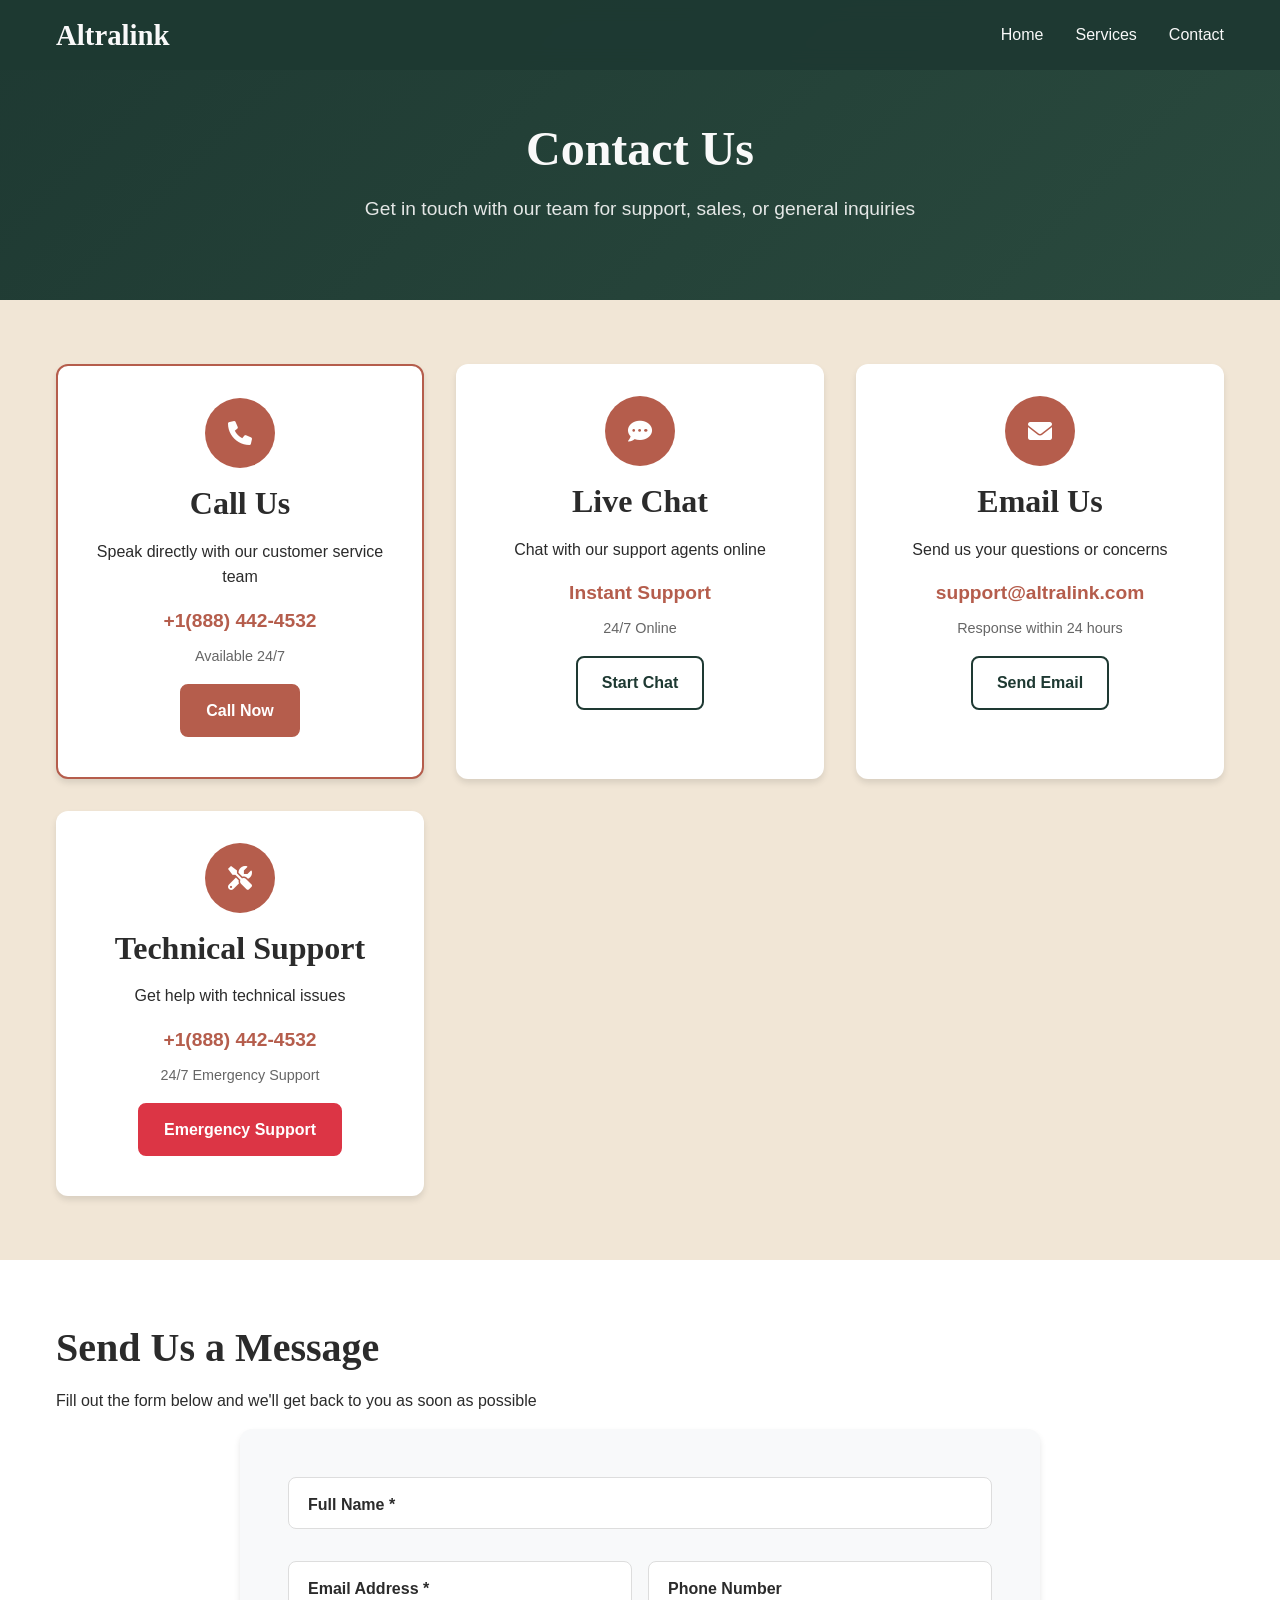
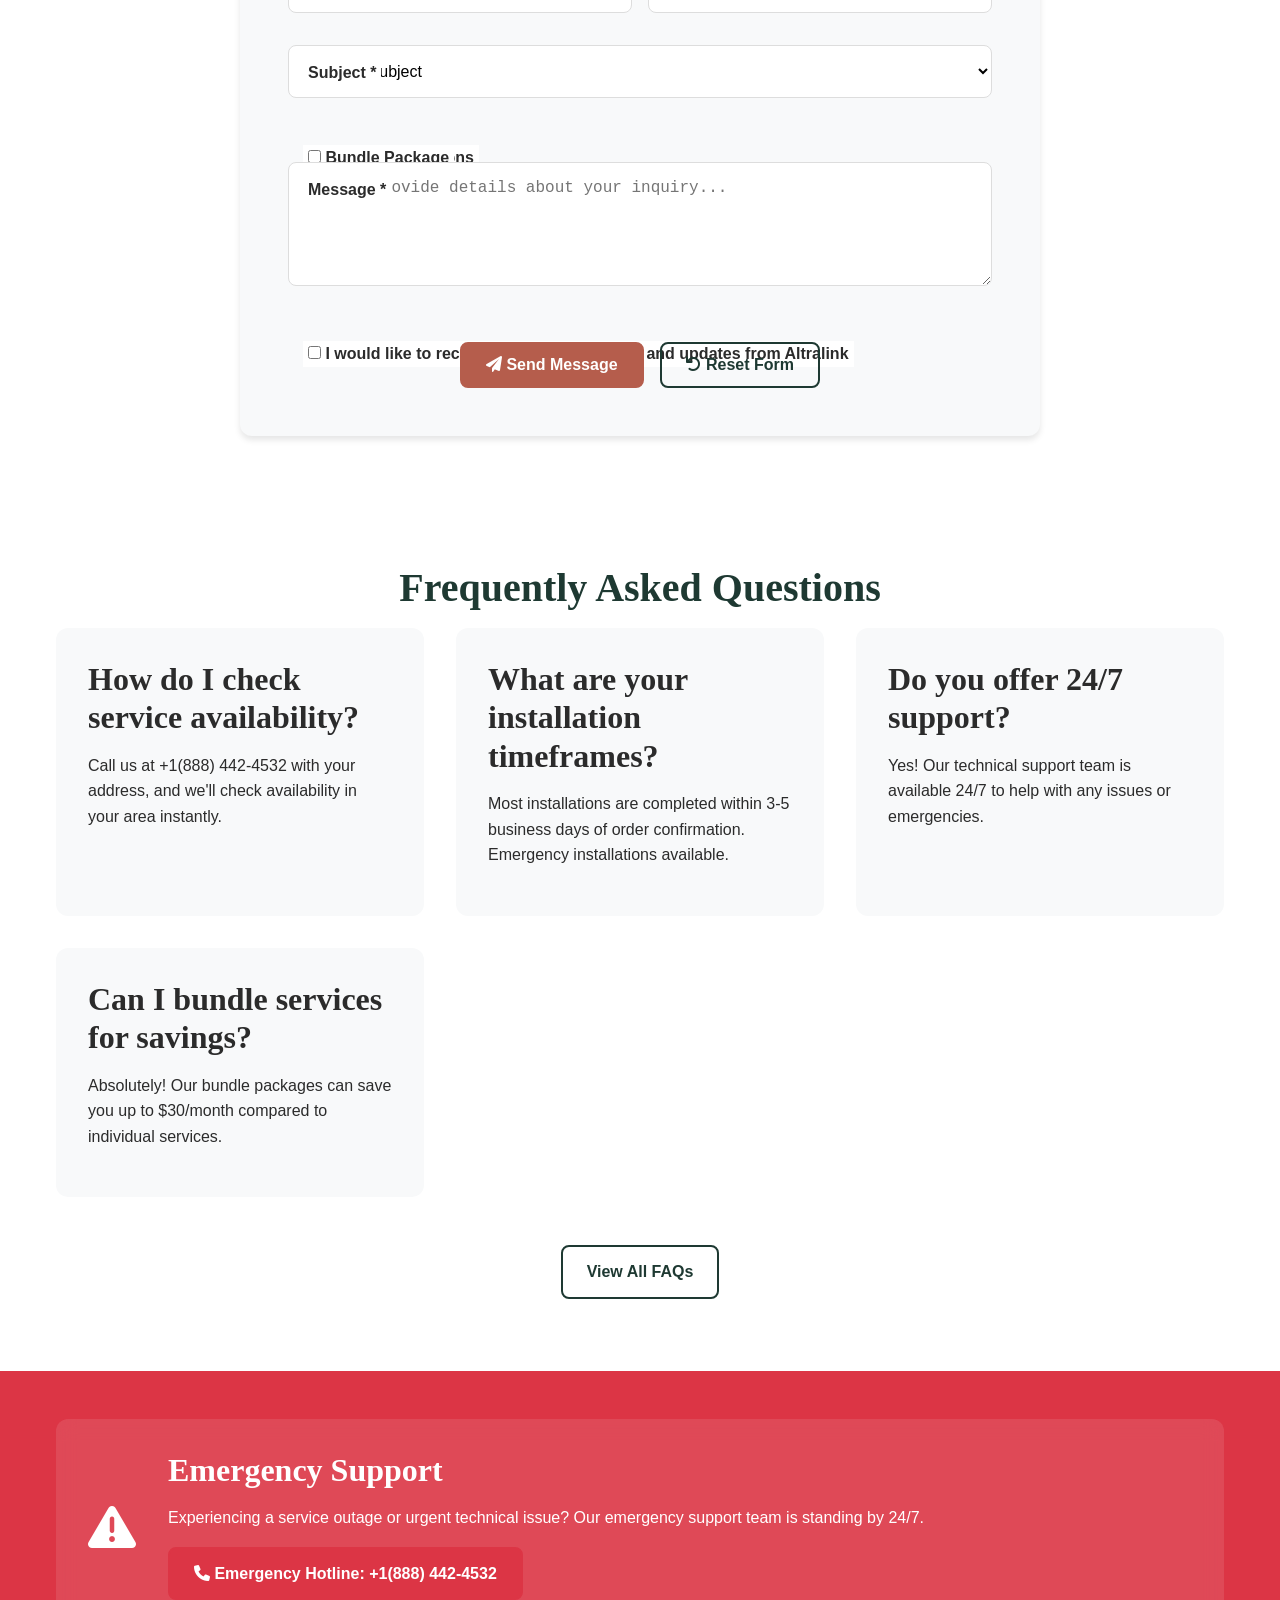
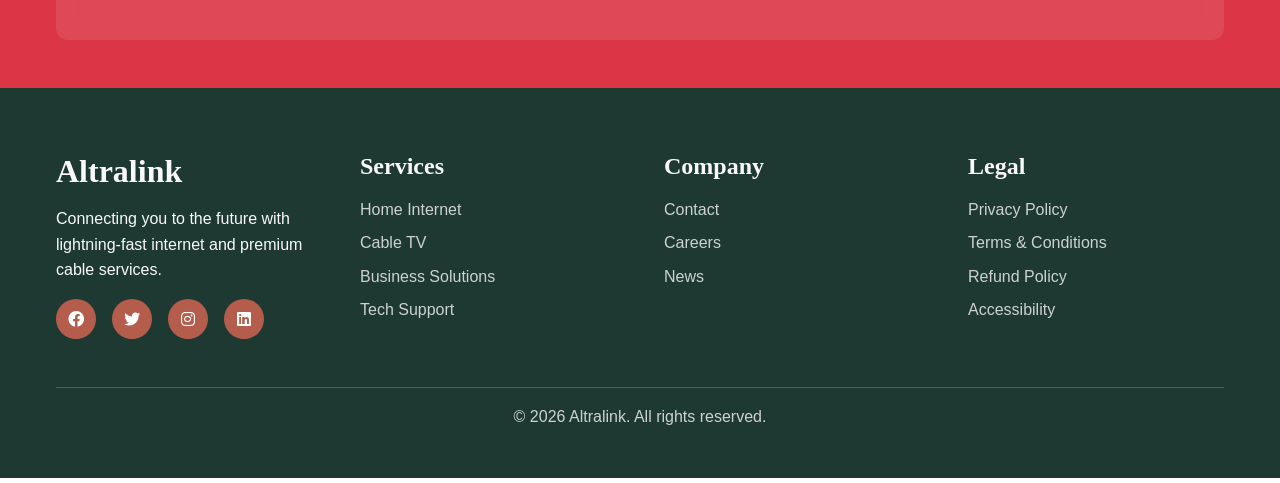
<file: contact.html>
<!DOCTYPE html>
<html lang="en">
<head>
    <meta charset="UTF-8">
    <meta name="viewport" content="width=device-width, initial-scale=1.0">
    <title>Contact Us - Altralink | Get in Touch</title>
    <link rel="stylesheet" href="style.css">
    <link href="https://cdnjs.cloudflare.com/ajax/libs/font-awesome/6.0.0/css/all.min.css" rel="stylesheet">
</head>
<body>
    <!-- Navigation -->
    <nav class="navbar">
        <div class="nav-container">
            <div class="nav-logo">
                <h2><a href="index.html" style="color: inherit; text-decoration: none;">Altralink</a></h2>
            </div>
            <ul class="nav-menu">
                <li class="nav-item"><a href="index.html" class="nav-link">Home</a></li>
                <li class="nav-item"><a href="services.html" class="nav-link">Services</a></li>
                <li class="nav-item"><a href="contact.html" class="nav-link active">Contact</a></li>
            </ul>
            <div class="hamburger">
                <span class="bar"></span>
                <span class="bar"></span>
                <span class="bar"></span>
            </div>
        </div>
    </nav>

    <!-- Page Header -->
    <section class="page-header">
        <div class="container">
            <h1>Contact Us</h1>
            <p>Get in touch with our team for support, sales, or general inquiries</p>
        </div>
    </section>

    <!-- Contact Methods -->
    <section class="contact-methods">
        <div class="container">
            <div class="contact-grid">
                <div class="contact-card priority">
                    <div class="contact-icon">
                        <i class="fas fa-phone"></i>
                    </div>
                    <h3>Call Us</h3>
                    <p>Speak directly with our customer service team</p>
                    <div class="contact-details">
                        <a href="tel:+18884424532" class="contact-link primary">+1(888) 442-4532</a>
                        <span class="availability">Available 24/7</span>
                    </div>
                    <div class="contact-buttons">
                        <a href="tel:+18884424532" class="btn btn-primary">Call Now</a>
                    </div>
                </div>

                <div class="contact-card">
                    <div class="contact-icon">
                        <i class="fas fa-comment-dots"></i>
                    </div>
                    <h3>Live Chat</h3>
                    <p>Chat with our support agents online</p>
                    <div class="contact-details">
                        <span class="contact-link">Instant Support</span>
                        <span class="availability">24/7 Online</span>
                    </div>
                    <div class="contact-buttons">
                        <a href="#chat" class="btn btn-outline">Start Chat</a>
                    </div>
                </div>

                <div class="contact-card">
                    <div class="contact-icon">
                        <i class="fas fa-envelope"></i>
                    </div>
                    <h3>Email Us</h3>
                    <p>Send us your questions or concerns</p>
                    <div class="contact-details">
                        <a href="mailto:support@altralink.com" class="contact-link">support@altralink.com</a>
                        <span class="availability">Response within 24 hours</span>
                    </div>
                    <div class="contact-buttons">
                        <a href="mailto:support@altralink.com" class="btn btn-outline">Send Email</a>
                    </div>
                </div>

                <div class="contact-card">
                    <div class="contact-icon">
                        <i class="fas fa-tools"></i>
                    </div>
                    <h3>Technical Support</h3>
                    <p>Get help with technical issues</p>
                    <div class="contact-details">
                        <a href="tel:+18884424532" class="contact-link">+1(888) 442-4532</a>
                        <span class="availability">24/7 Emergency Support</span>
                    </div>
                    <div class="contact-buttons">
                        <a href="tel:+18884424532" class="btn btn-primary emergency">Emergency Support</a>
                    </div>
                </div>
            </div>
        </div>
    </section>

    <!-- Contact Form -->
    <section class="contact-form-section">
        <div class="container">
            <div class="form-content">
                <div class="form-header">
                    <h2>Send Us a Message</h2>
                    <p>Fill out the form below and we'll get back to you as soon as possible</p>
                </div>
                <form class="contact-form" id="contactForm">
                    <div class="form-group">
                        <label for="name">Full Name *</label>
                        <input type="text" id="name" name="name" required>
                    </div>
                    
                    <div class="form-row">
                        <div class="form-group">
                            <label for="email">Email Address *</label>
                            <input type="email" id="email" name="email" required>
                        </div>
                        <div class="form-group">
                            <label for="phone">Phone Number</label>
                            <input type="tel" id="phone" name="phone">
                        </div>
                    </div>

                    <div class="form-group">
                        <label for="subject">Subject *</label>
                        <select id="subject" name="subject" required>
                            <option value="">Select a subject</option>
                            <option value="new-service">New Service Inquiry</option>
                            <option value="technical-support">Technical Support</option>
                            <option value="billing">Billing Question</option>
                            <option value="service-change">Service Change Request</option>
                            <option value="complaint">Complaint</option>
                            <option value="compliment">Compliment</option>
                            <option value="other">Other</option>
                        </select>
                    </div>

                    <div class="form-group">
                        <label for="service-type">Service Interest</label>
                        <div class="checkbox-group">
                            <label class="checkbox-label">
                                <input type="checkbox" name="service[]" value="home-internet">
                                <span class="checkmark"></span>
                                Home Internet
                            </label>
                            <label class="checkbox-label">
                                <input type="checkbox" name="service[]" value="cable-tv">
                                <span class="checkmark"></span>
                                Cable TV
                            </label>
                            <label class="checkbox-label">
                                <input type="checkbox" name="service[]" value="business">
                                <span class="checkmark"></span>
                                Business Solutions
                            </label>
                            <label class="checkbox-label">
                                <input type="checkbox" name="service[]" value="bundle">
                                <span class="checkmark"></span>
                                Bundle Package
                            </label>
                        </div>
                    </div>

                    <div class="form-group">
                        <label for="message">Message *</label>
                        <textarea id="message" name="message" rows="5" placeholder="Please provide details about your inquiry..." required></textarea>
                    </div>

                    <div class="form-group">
                        <label class="checkbox-label">
                            <input type="checkbox" name="newsletter" value="yes">
                            <span class="checkmark"></span>
                            I would like to receive promotional emails and updates from Altralink
                        </label>
                    </div>

                    <div class="form-actions">
                        <button type="submit" class="btn btn-primary">
                            <i class="fas fa-paper-plane"></i>
                            Send Message
                        </button>
                        <button type="reset" class="btn btn-outline">
                            <i class="fas fa-undo"></i>
                            Reset Form
                        </button>
                    </div>
                </form>
            </div>
        </div>
    </section>

   
    <!-- FAQ Quick Access -->
    <section class="quick-faq">
        <div class="container">
            <h2 class="section-title">Frequently Asked Questions</h2>
            <div class="faq-grid">
                <div class="faq-card">
                    <h3>How do I check service availability?</h3>
                    <p>Call us at +1(888) 442-4532 with your address, and we'll check availability in your area instantly.</p>
                </div>
                <div class="faq-card">
                    <h3>What are your installation timeframes?</h3>
                    <p>Most installations are completed within 3-5 business days of order confirmation. Emergency installations available.</p>
                </div>
                <div class="faq-card">
                    <h3>Do you offer 24/7 support?</h3>
                    <p>Yes! Our technical support team is available 24/7 to help with any issues or emergencies.</p>
                </div>
                <div class="faq-card">
                    <h3>Can I bundle services for savings?</h3>
                    <p>Absolutely! Our bundle packages can save you up to $30/month compared to individual services.</p>
                </div>
            </div>
            <div class="faq-cta">
                <a href="index.html#faq" class="btn btn-outline">View All FAQs</a>
            </div>
        </div>
    </section>

    <!-- Emergency Contact -->
    <section class="emergency-contact">
        <div class="container">
            <div class="emergency-card">
                <div class="emergency-icon">
                    <i class="fas fa-exclamation-triangle"></i>
                </div>
                <div class="emergency-content">
                    <h3>Emergency Support</h3>
                    <p>Experiencing a service outage or urgent technical issue? Our emergency support team is standing by 24/7.</p>
                    <a href="tel:+18884424532" class="btn btn-primary emergency">
                        <i class="fas fa-phone"></i>
                        Emergency Hotline: +1(888) 442-4532
                    </a>
                </div>
            </div>
        </div>
    </section>

    <!-- Footer -->
    <footer class="footer">
        <div class="container">
            <div class="footer-content">
                <div class="footer-section">
                    <h3>Altralink</h3>
                    <p>Connecting you to the future with lightning-fast internet and premium cable services.</p>
                    <div class="social-links">
                        <a href="#"><i class="fab fa-facebook"></i></a>
                        <a href="#"><i class="fab fa-twitter"></i></a>
                        <a href="#"><i class="fab fa-instagram"></i></a>
                        <a href="#"><i class="fab fa-linkedin"></i></a>
                    </div>
                </div>
                <div class="footer-section">
                    <h4>Services</h4>
                    <ul>
                        <li><a href="services.html">Home Internet</a></li>
                        <li><a href="services.html">Cable TV</a></li>
                        <li><a href="services.html">Business Solutions</a></li>
                        <li><a href="services.html">Tech Support</a></li>
                    </ul>
                </div>
                <div class="footer-section">
                    <h4>Company</h4>
                    <ul>
                        <li><a href="contact.html">Contact</a></li>
                        <li><a href="#careers">Careers</a></li>
                        <li><a href="#news">News</a></li>
                    </ul>
                </div>
                <div class="footer-section">
                    <h4>Legal</h4>
                    <ul>
                        <li><a href="privacy.html">Privacy Policy</a></li>
                        <li><a href="terms.html">Terms & Conditions</a></li>
                        <li><a href="refund.html">Refund Policy</a></li>
                        <li><a href="#accessibility">Accessibility</a></li>
                    </ul>
                </div>
            </div>
            <div class="footer-bottom">
                <p>&copy; 2025 Altralink. All rights reserved.</p>
            </div>
        </div>
    </footer>

    <script src="script.js"></script>
</body>

</html>
</file>
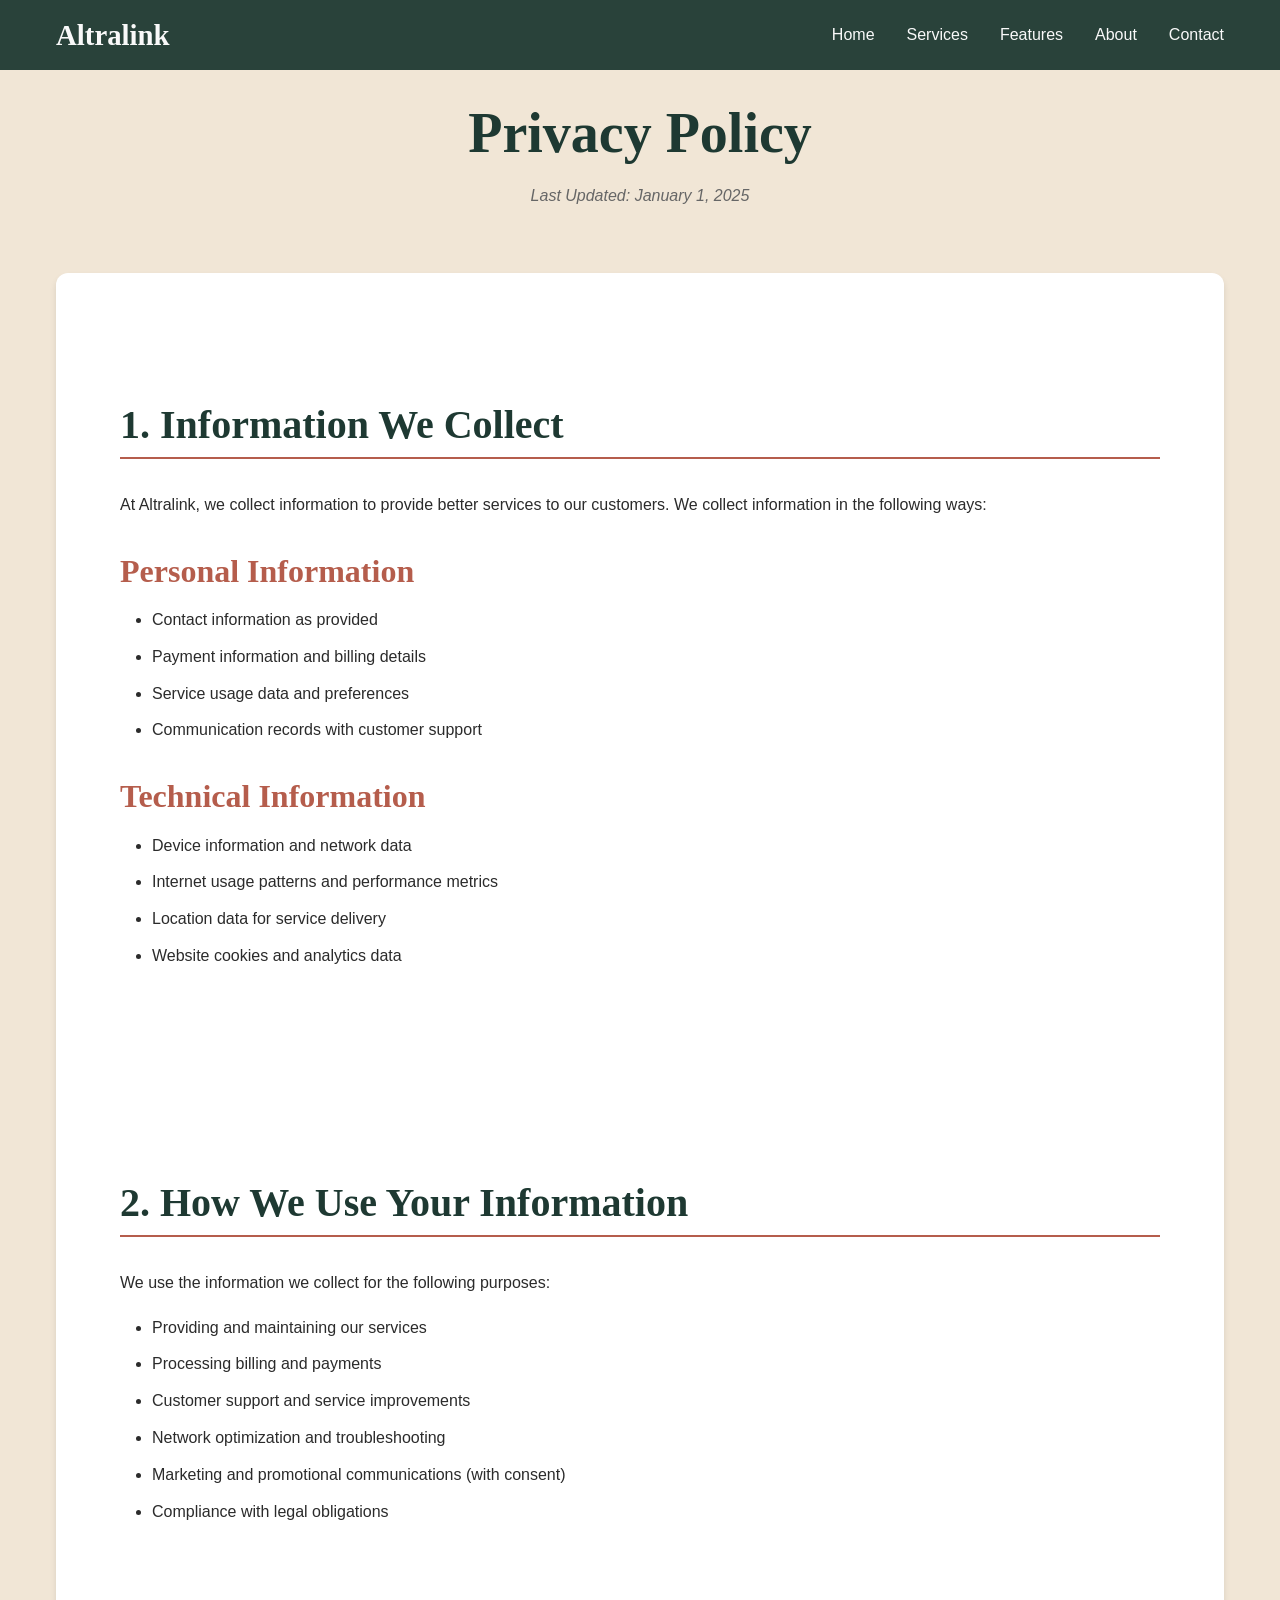
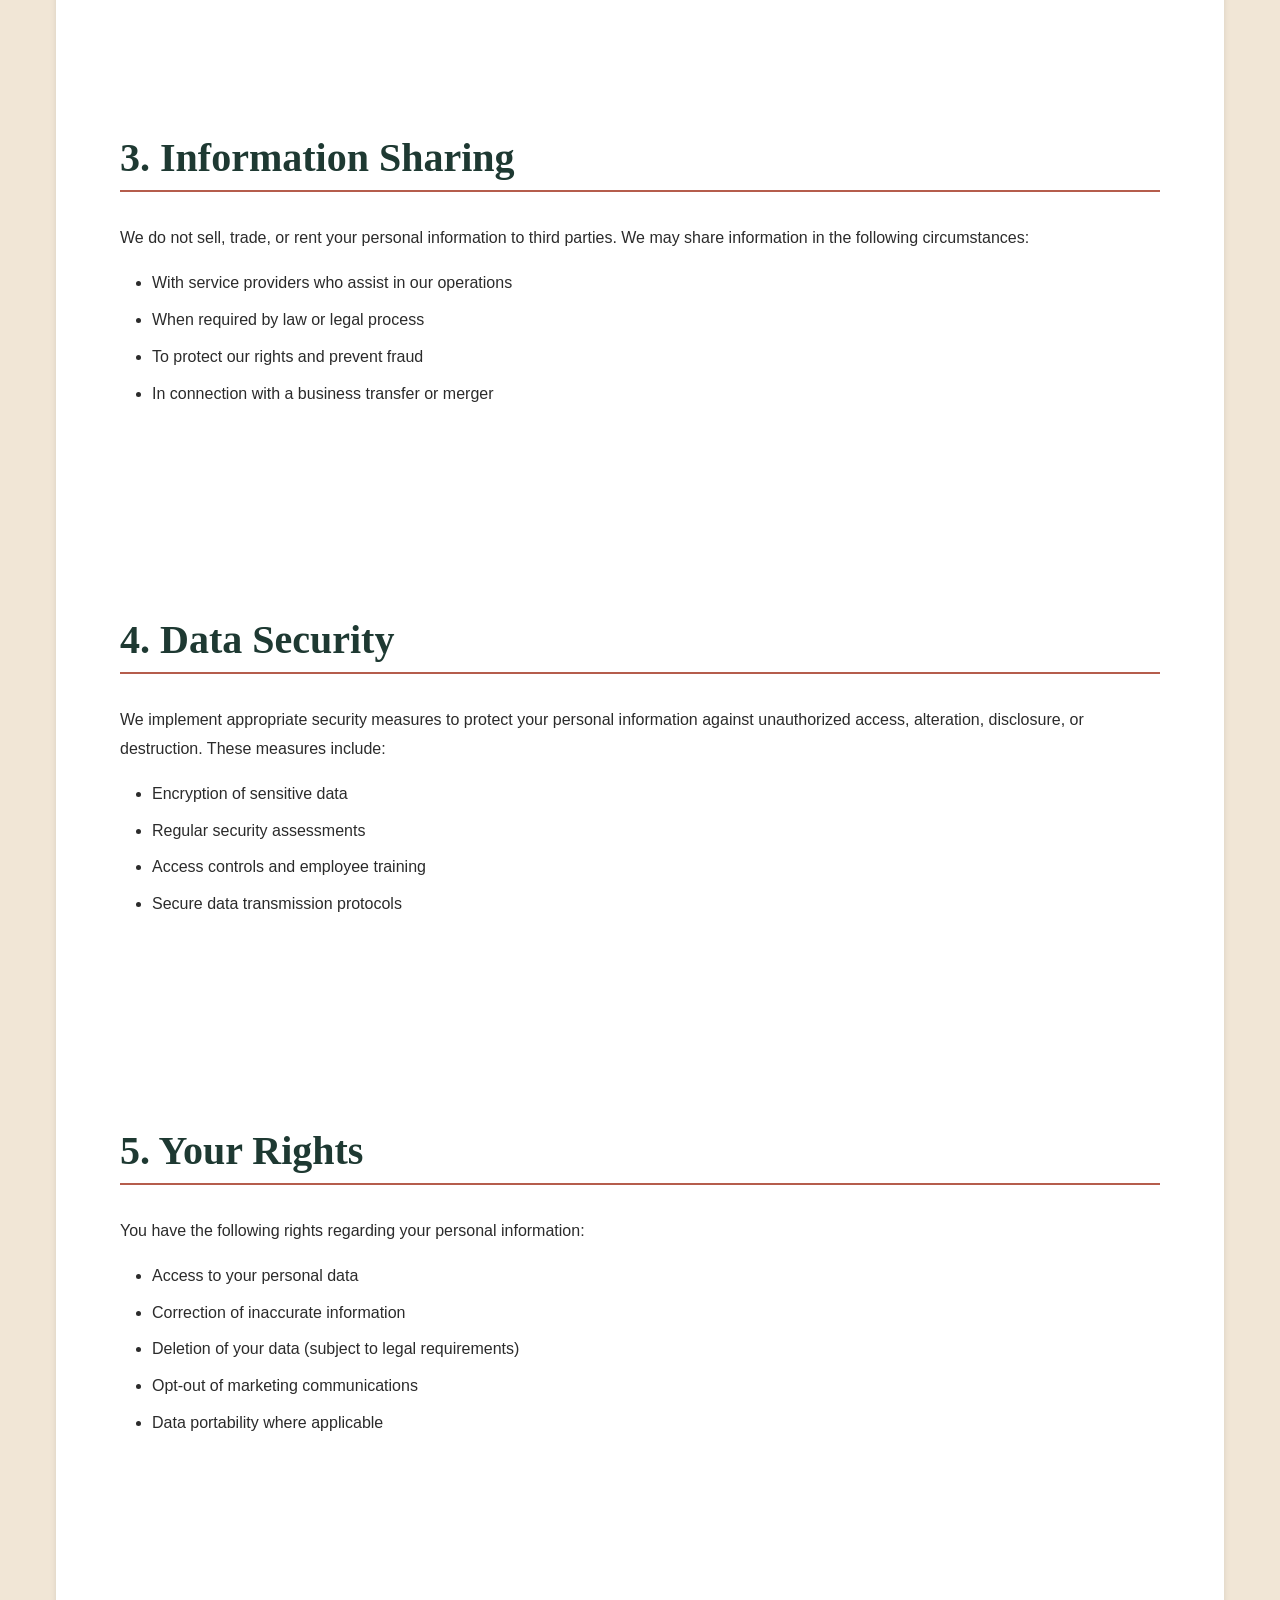
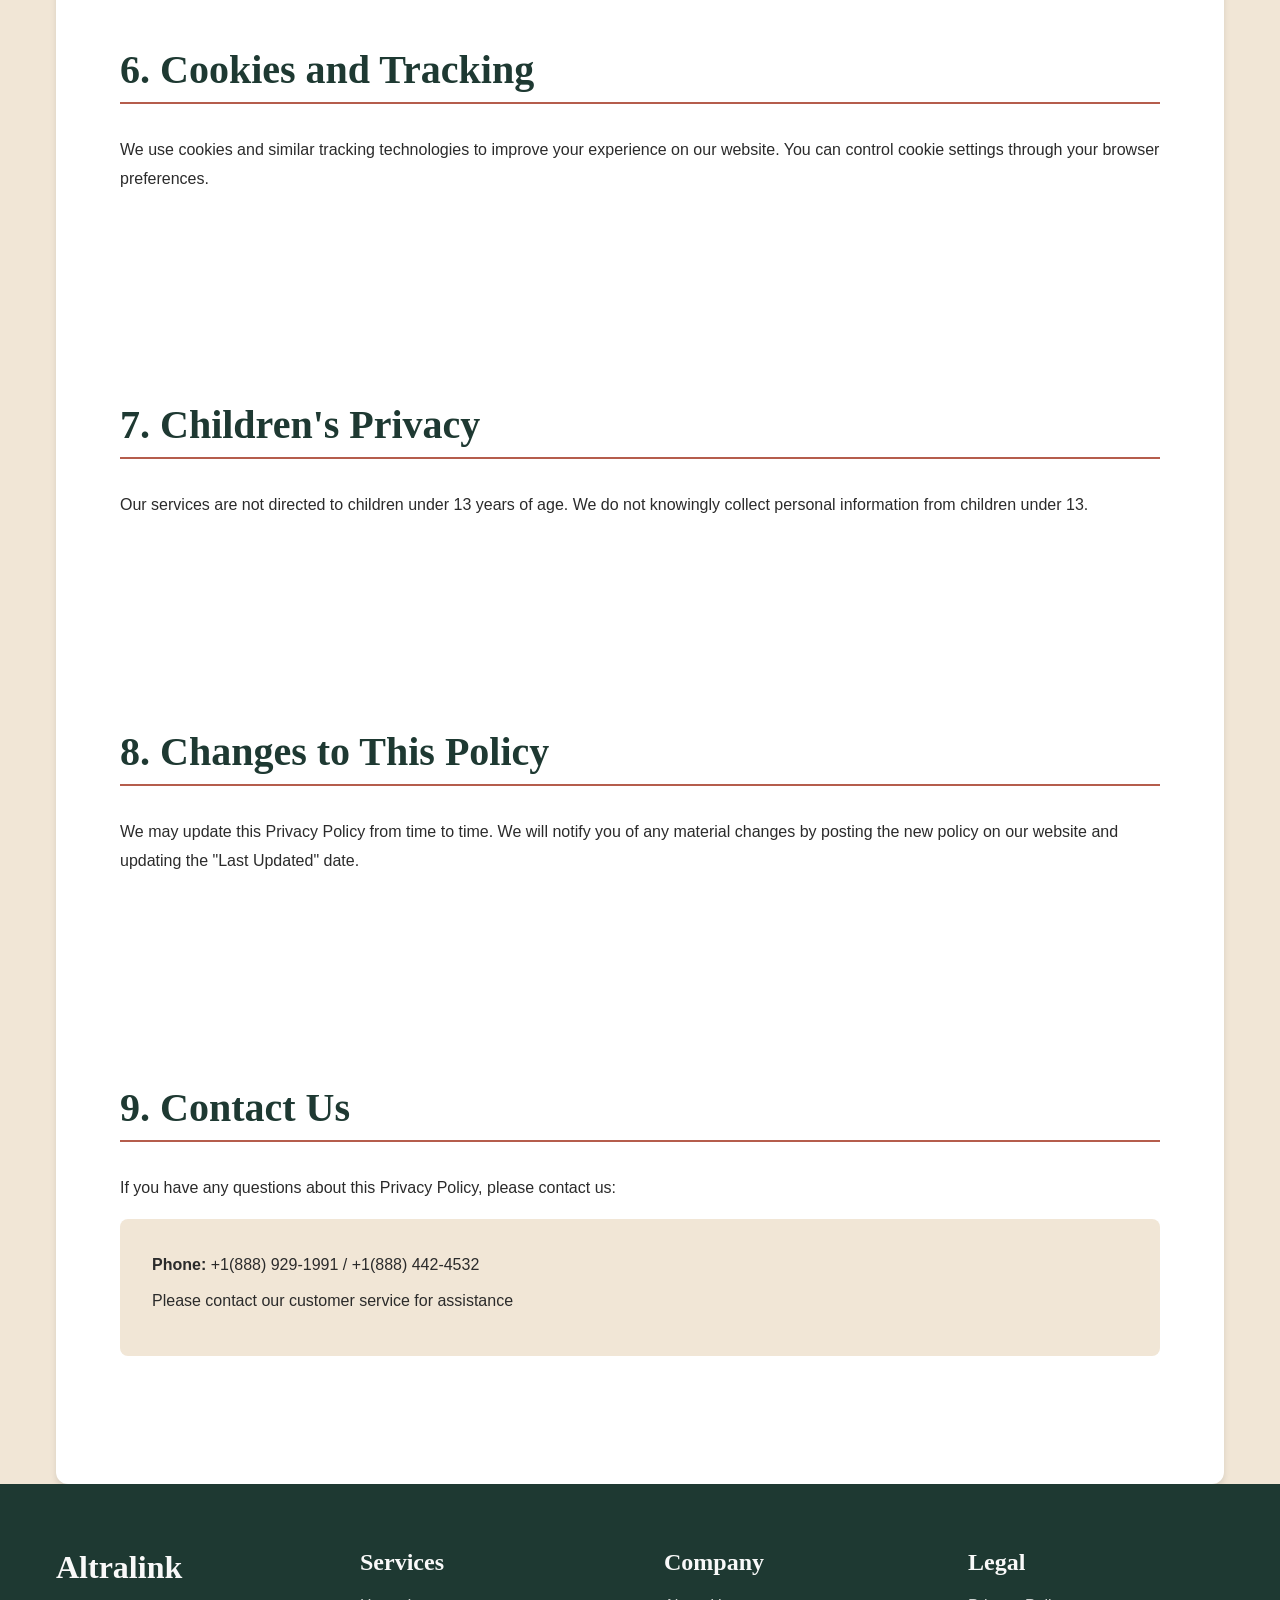
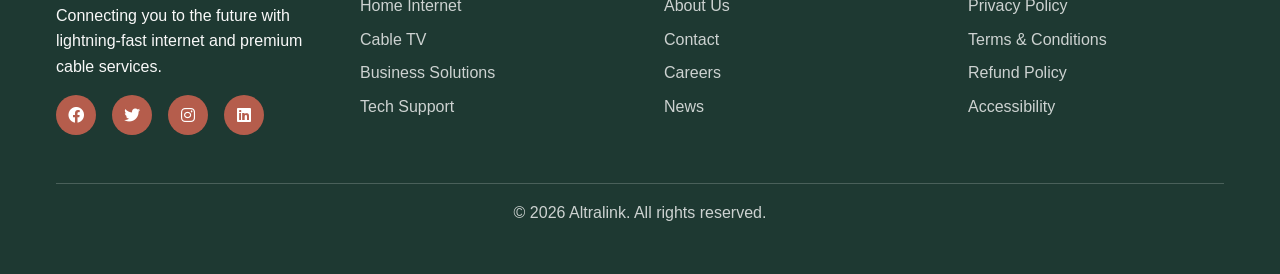
<file: privacy.html>
<!DOCTYPE html>
<html lang="en">
<head>
    <meta charset="UTF-8">
    <meta name="viewport" content="width=device-width, initial-scale=1.0">
    <title>Privacy Policy - Altralink</title>
    <link rel="stylesheet" href="style.css">
    <link href="https://cdnjs.cloudflare.com/ajax/libs/font-awesome/6.0.0/css/all.min.css" rel="stylesheet">
</head>
<body>
    <!-- Navigation -->
    <nav class="navbar">
        <div class="nav-container">
            <div class="nav-logo">
                <h2><a href="index.html">Altralink</a></h2>
            </div>
            <ul class="nav-menu">
                <li class="nav-item"><a href="index.html#home" class="nav-link">Home</a></li>
                <li class="nav-item"><a href="index.html#services" class="nav-link">Services</a></li>
                <li class="nav-item"><a href="index.html#features" class="nav-link">Features</a></li>
                <li class="nav-item"><a href="index.html#about" class="nav-link">About</a></li>
                <li class="nav-item"><a href="index.html#contact" class="nav-link">Contact</a></li>
            </ul>
            <div class="hamburger">
                <span class="bar"></span>
                <span class="bar"></span>
                <span class="bar"></span>
            </div>
        </div>
    </nav>

    <!-- Privacy Policy Content -->
    <div class="legal-page">
        <div class="container">
            <div class="legal-header">
                <h1>Privacy Policy</h1>
                <p class="last-updated">Last Updated: January 1, 2025</p>
            </div>

            <div class="legal-content">
                <section class="legal-section">
                    <h2>1. Information We Collect</h2>
                    <p>At Altralink, we collect information to provide better services to our customers. We collect information in the following ways:</p>
                    
                    <h3>Personal Information</h3>
                    <ul>
                        <li>Contact information as provided</li>
                        <li>Payment information and billing details</li>
                        <li>Service usage data and preferences</li>
                        <li>Communication records with customer support</li>
                    </ul>

                    <h3>Technical Information</h3>
                    <ul>
                        <li>Device information and network data</li>
                        <li>Internet usage patterns and performance metrics</li>
                        <li>Location data for service delivery</li>
                        <li>Website cookies and analytics data</li>
                    </ul>
                </section>

                <section class="legal-section">
                    <h2>2. How We Use Your Information</h2>
                    <p>We use the information we collect for the following purposes:</p>
                    <ul>
                        <li>Providing and maintaining our services</li>
                        <li>Processing billing and payments</li>
                        <li>Customer support and service improvements</li>
                        <li>Network optimization and troubleshooting</li>
                        <li>Marketing and promotional communications (with consent)</li>
                        <li>Compliance with legal obligations</li>
                    </ul>
                </section>

                <section class="legal-section">
                    <h2>3. Information Sharing</h2>
                    <p>We do not sell, trade, or rent your personal information to third parties. We may share information in the following circumstances:</p>
                    <ul>
                        <li>With service providers who assist in our operations</li>
                        <li>When required by law or legal process</li>
                        <li>To protect our rights and prevent fraud</li>
                        <li>In connection with a business transfer or merger</li>
                    </ul>
                </section>

                <section class="legal-section">
                    <h2>4. Data Security</h2>
                    <p>We implement appropriate security measures to protect your personal information against unauthorized access, alteration, disclosure, or destruction. These measures include:</p>
                    <ul>
                        <li>Encryption of sensitive data</li>
                        <li>Regular security assessments</li>
                        <li>Access controls and employee training</li>
                        <li>Secure data transmission protocols</li>
                    </ul>
                </section>

                <section class="legal-section">
                    <h2>5. Your Rights</h2>
                    <p>You have the following rights regarding your personal information:</p>
                    <ul>
                        <li>Access to your personal data</li>
                        <li>Correction of inaccurate information</li>
                        <li>Deletion of your data (subject to legal requirements)</li>
                        <li>Opt-out of marketing communications</li>
                        <li>Data portability where applicable</li>
                    </ul>
                </section>

                <section class="legal-section">
                    <h2>6. Cookies and Tracking</h2>
                    <p>We use cookies and similar tracking technologies to improve your experience on our website. You can control cookie settings through your browser preferences.</p>
                </section>

                <section class="legal-section">
                    <h2>7. Children's Privacy</h2>
                    <p>Our services are not directed to children under 13 years of age. We do not knowingly collect personal information from children under 13.</p>
                </section>

                <section class="legal-section">
                    <h2>8. Changes to This Policy</h2>
                    <p>We may update this Privacy Policy from time to time. We will notify you of any material changes by posting the new policy on our website and updating the "Last Updated" date.</p>
                </section>

                <section class="legal-section">
                    <h2>9. Contact Us</h2>
                    <p>If you have any questions about this Privacy Policy, please contact us:</p>
                    <div class="contact-info-legal">
                        <p><strong>Phone:</strong> +1(888) 929-1991 / +1(888) 442-4532</p>
                        <p>Please contact our customer service for assistance</p>
                    </div>
                </section>
            </div>
        </div>
    </div>

    <!-- Footer -->
    <footer class="footer">
        <div class="container">
            <div class="footer-content">
                <div class="footer-section">
                    <h3>Altralink</h3>
                    <p>Connecting you to the future with lightning-fast internet and premium cable services.</p>
                    <div class="social-links">
                        <a href="#"><i class="fab fa-facebook"></i></a>
                        <a href="#"><i class="fab fa-twitter"></i></a>
                        <a href="#"><i class="fab fa-instagram"></i></a>
                        <a href="#"><i class="fab fa-linkedin"></i></a>
                    </div>
                </div>
                <div class="footer-section">
                    <h4>Services</h4>
                    <ul>
                        <li><a href="index.html#services">Home Internet</a></li>
                        <li><a href="index.html#services">Cable TV</a></li>
                        <li><a href="index.html#services">Business Solutions</a></li>
                        <li><a href="index.html#services">Tech Support</a></li>
                    </ul>
                </div>
                <div class="footer-section">
                    <h4>Company</h4>
                    <ul>
                        <li><a href="index.html#about">About Us</a></li>
                        <li><a href="index.html#contact">Contact</a></li>
                        <li><a href="#careers">Careers</a></li>
                        <li><a href="#news">News</a></li>
                    </ul>
                </div>
                <div class="footer-section">
                    <h4>Legal</h4>
                    <ul>
                        <li><a href="privacy.html">Privacy Policy</a></li>
                        <li><a href="terms.html">Terms & Conditions</a></li>
                        <li><a href="refund.html">Refund Policy</a></li>
                        <li><a href="#accessibility">Accessibility</a></li>
                    </ul>
                </div>
            </div>
            <div class="footer-bottom">
                <p>&copy; 2025 Altralink. All rights reserved.</p>
            </div>
        </div>
    </footer>

    <script src="script.js"></script>
</body>
</html>
</file>
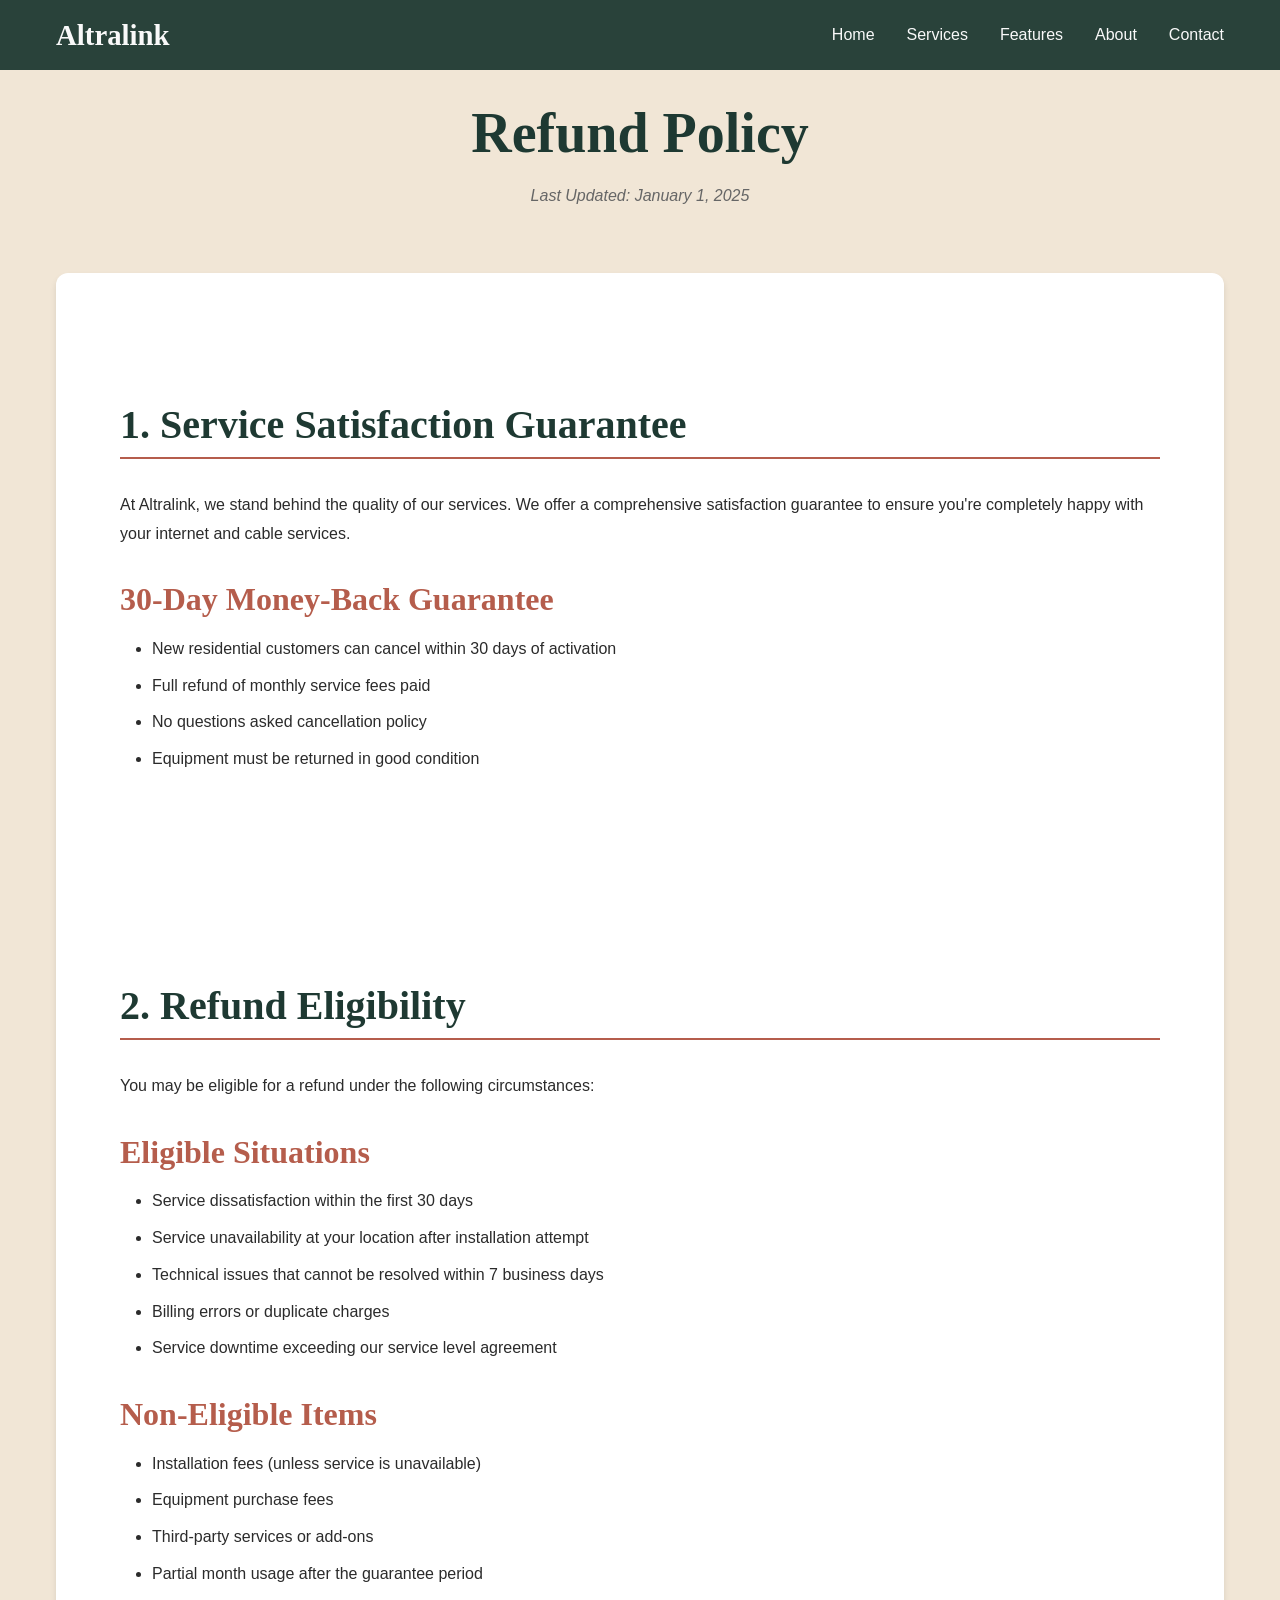
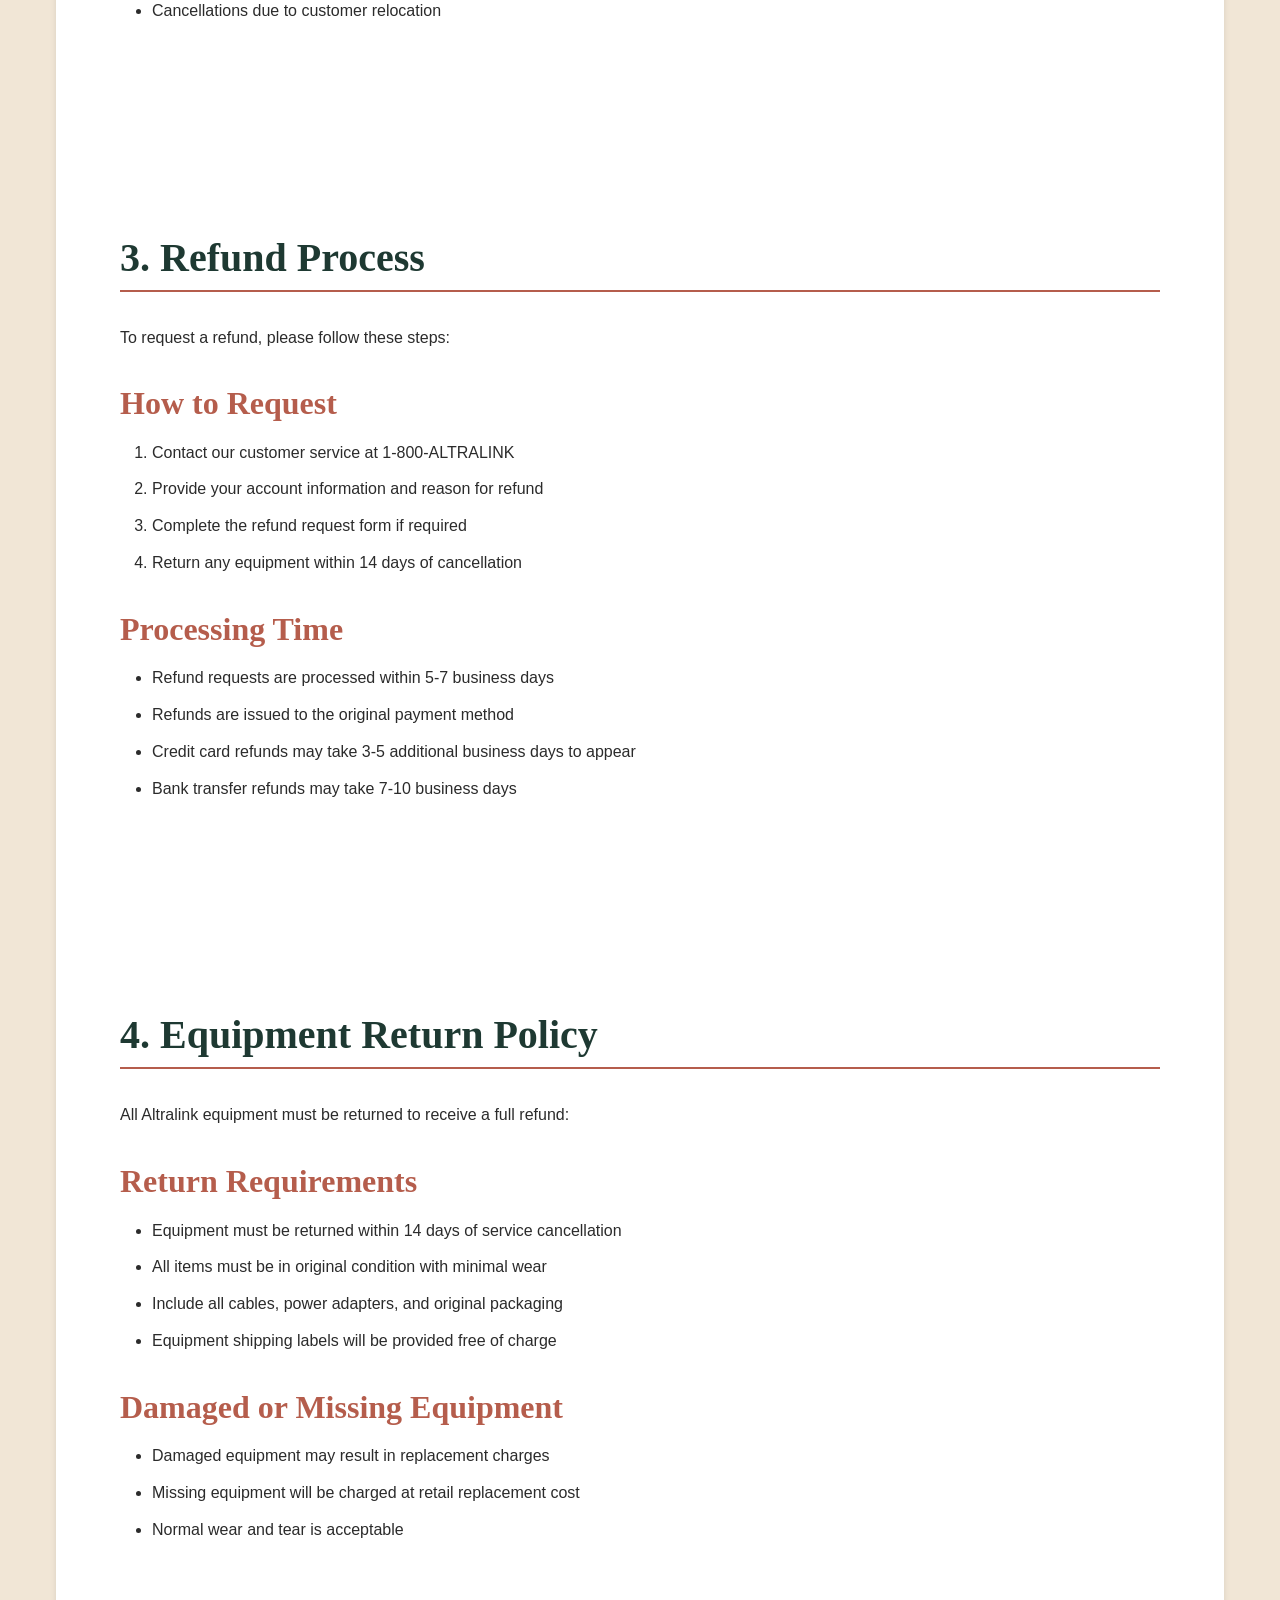
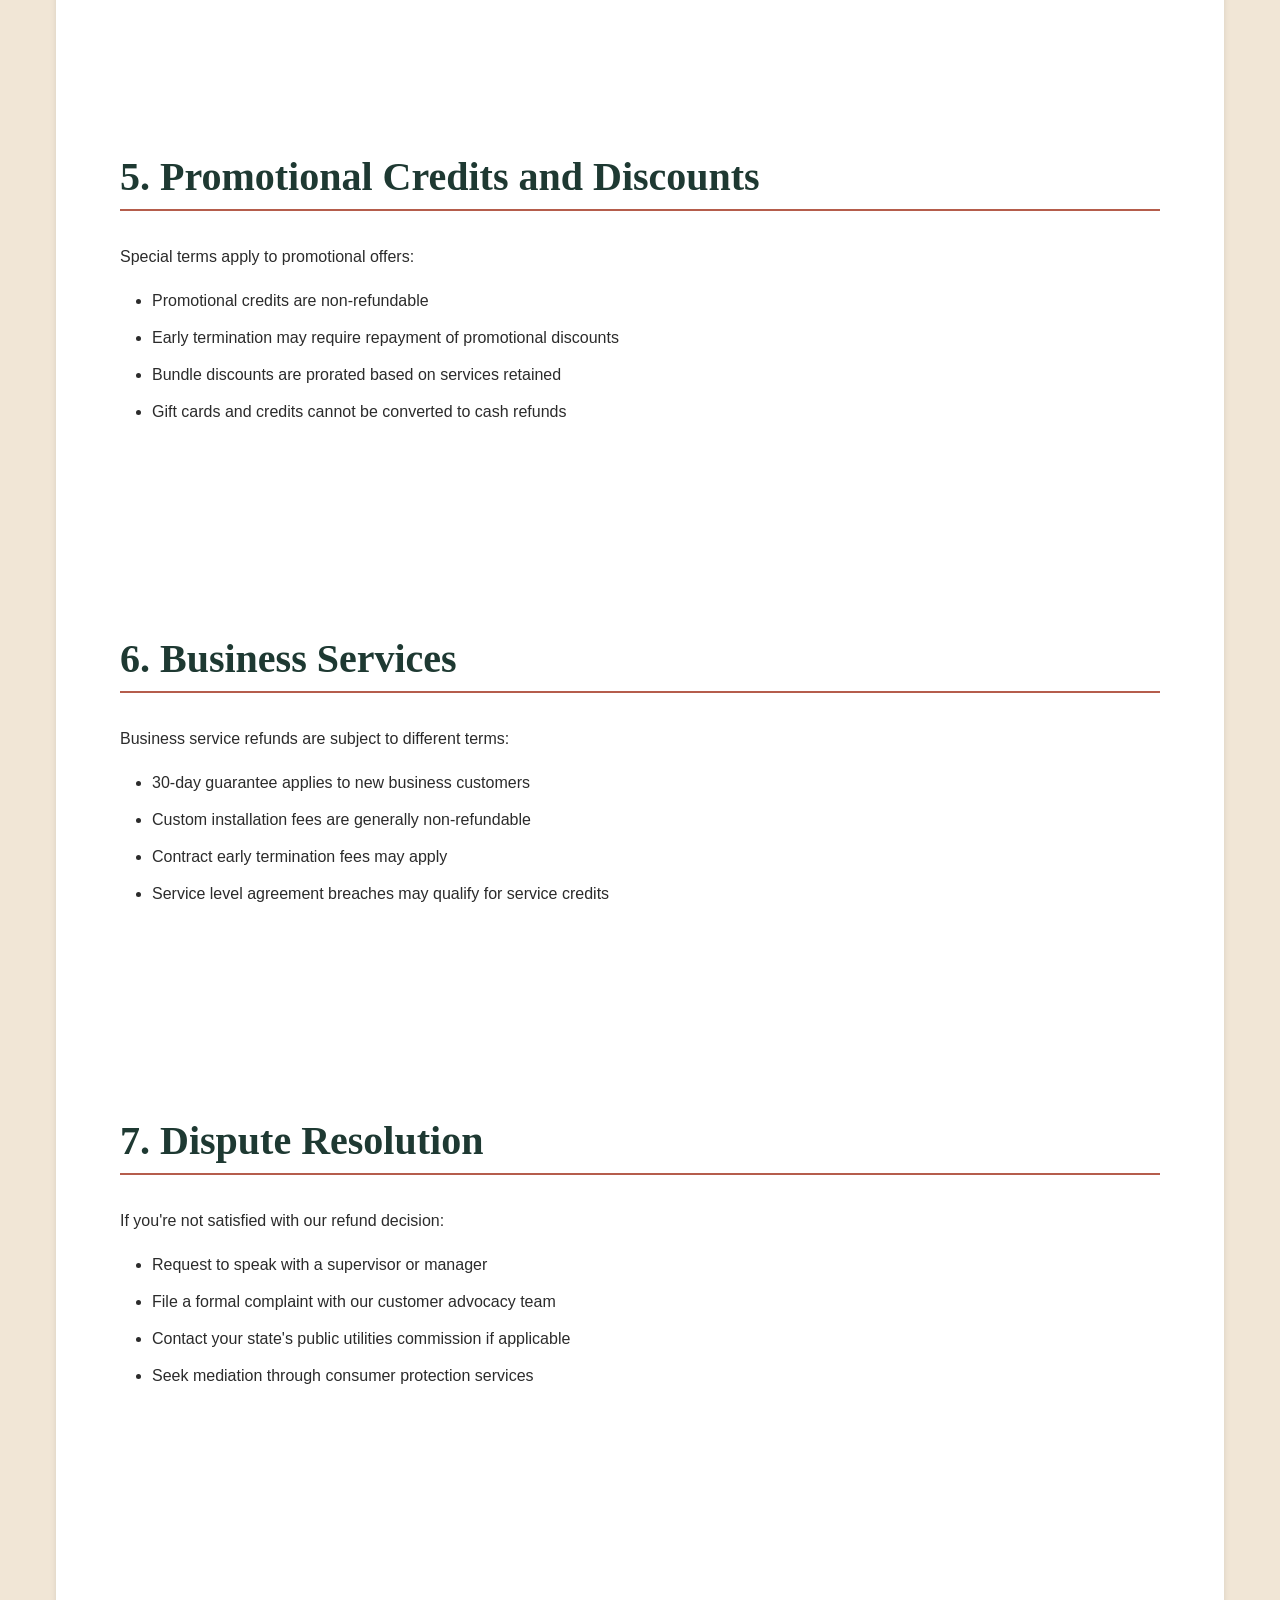
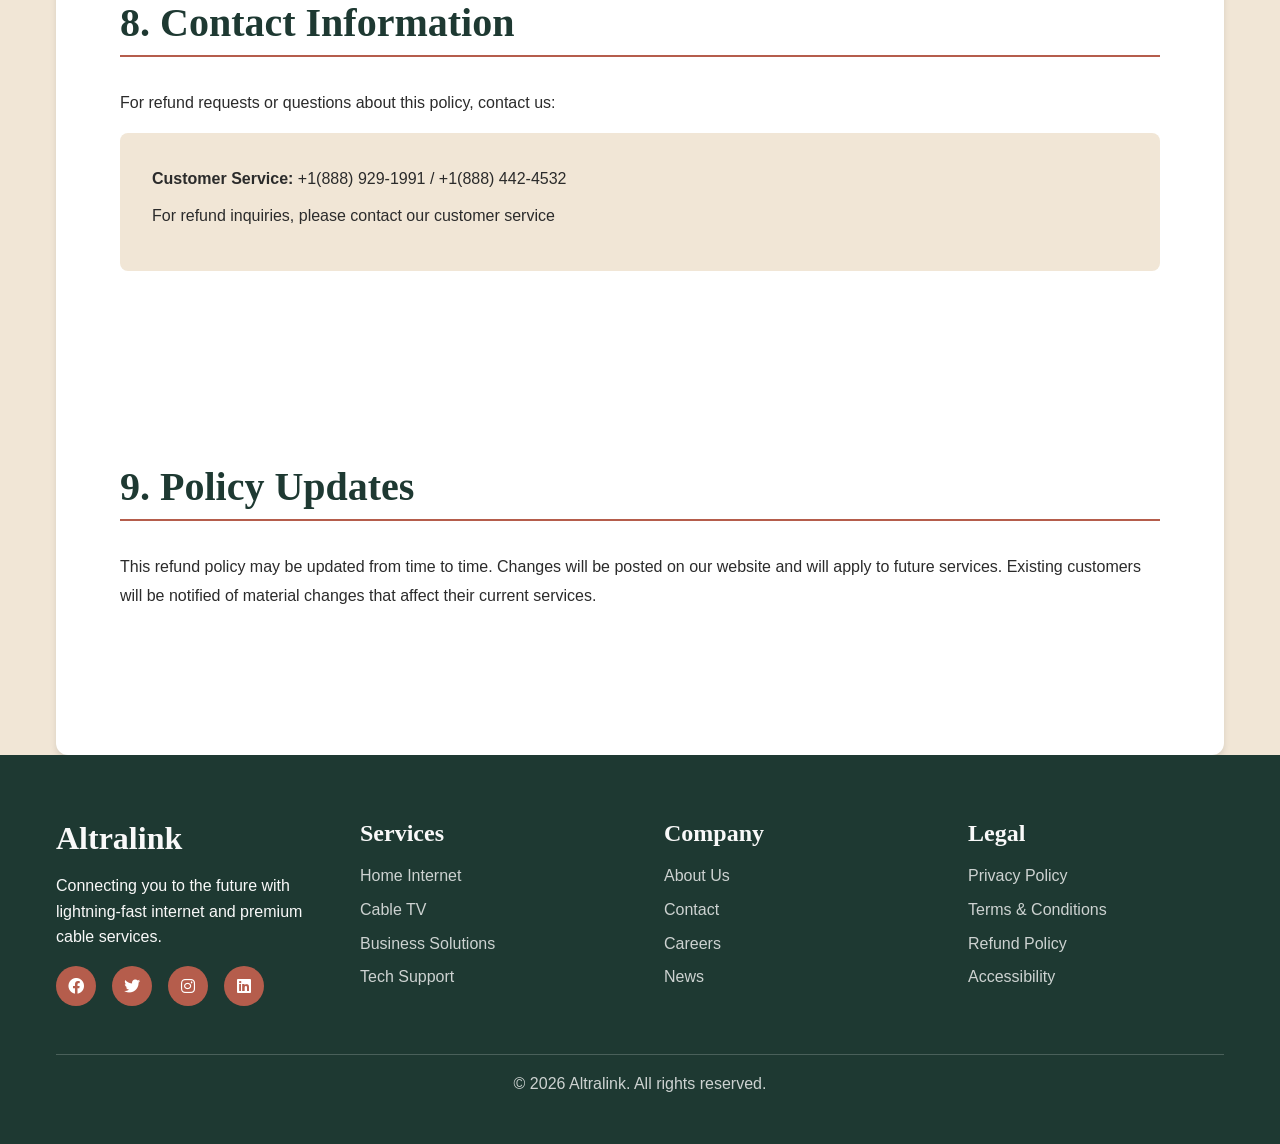
<file: refund.html>
<!DOCTYPE html>
<html lang="en">
<head>
    <meta charset="UTF-8">
    <meta name="viewport" content="width=device-width, initial-scale=1.0">
    <title>Refund Policy - Altralink</title>
    <link rel="stylesheet" href="style.css">
    <link href="https://cdnjs.cloudflare.com/ajax/libs/font-awesome/6.0.0/css/all.min.css" rel="stylesheet">
</head>
<body>
    <!-- Navigation -->
    <nav class="navbar">
        <div class="nav-container">
            <div class="nav-logo">
                <h2><a href="index.html">Altralink</a></h2>
            </div>
            <ul class="nav-menu">
                <li class="nav-item"><a href="index.html#home" class="nav-link">Home</a></li>
                <li class="nav-item"><a href="index.html#services" class="nav-link">Services</a></li>
                <li class="nav-item"><a href="index.html#features" class="nav-link">Features</a></li>
                <li class="nav-item"><a href="index.html#about" class="nav-link">About</a></li>
                <li class="nav-item"><a href="index.html#contact" class="nav-link">Contact</a></li>
            </ul>
            <div class="hamburger">
                <span class="bar"></span>
                <span class="bar"></span>
                <span class="bar"></span>
            </div>
        </div>
    </nav>

    <!-- Refund Policy Content -->
    <div class="legal-page">
        <div class="container">
            <div class="legal-header">
                <h1>Refund Policy</h1>
                <p class="last-updated">Last Updated: January 1, 2025</p>
            </div>

            <div class="legal-content">
                <section class="legal-section">
                    <h2>1. Service Satisfaction Guarantee</h2>
                    <p>At Altralink, we stand behind the quality of our services. We offer a comprehensive satisfaction guarantee to ensure you're completely happy with your internet and cable services.</p>
                    
                    <h3>30-Day Money-Back Guarantee</h3>
                    <ul>
                        <li>New residential customers can cancel within 30 days of activation</li>
                        <li>Full refund of monthly service fees paid</li>
                        <li>No questions asked cancellation policy</li>
                        <li>Equipment must be returned in good condition</li>
                    </ul>
                </section>

                <section class="legal-section">
                    <h2>2. Refund Eligibility</h2>
                    <p>You may be eligible for a refund under the following circumstances:</p>
                    
                    <h3>Eligible Situations</h3>
                    <ul>
                        <li>Service dissatisfaction within the first 30 days</li>
                        <li>Service unavailability at your location after installation attempt</li>
                        <li>Technical issues that cannot be resolved within 7 business days</li>
                        <li>Billing errors or duplicate charges</li>
                        <li>Service downtime exceeding our service level agreement</li>
                    </ul>

                    <h3>Non-Eligible Items</h3>
                    <ul>
                        <li>Installation fees (unless service is unavailable)</li>
                        <li>Equipment purchase fees</li>
                        <li>Third-party services or add-ons</li>
                        <li>Partial month usage after the guarantee period</li>
                        <li>Cancellations due to customer relocation</li>
                    </ul>
                </section>

                <section class="legal-section">
                    <h2>3. Refund Process</h2>
                    <p>To request a refund, please follow these steps:</p>
                    
                    <h3>How to Request</h3>
                    <ol>
                        <li>Contact our customer service at 1-800-ALTRALINK</li>
                        <li>Provide your account information and reason for refund</li>
                        <li>Complete the refund request form if required</li>
                        <li>Return any equipment within 14 days of cancellation</li>
                    </ol>

                    <h3>Processing Time</h3>
                    <ul>
                        <li>Refund requests are processed within 5-7 business days</li>
                        <li>Refunds are issued to the original payment method</li>
                        <li>Credit card refunds may take 3-5 additional business days to appear</li>
                        <li>Bank transfer refunds may take 7-10 business days</li>
                    </ul>
                </section>

                <section class="legal-section">
                    <h2>4. Equipment Return Policy</h2>
                    <p>All Altralink equipment must be returned to receive a full refund:</p>
                    
                    <h3>Return Requirements</h3>
                    <ul>
                        <li>Equipment must be returned within 14 days of service cancellation</li>
                        <li>All items must be in original condition with minimal wear</li>
                        <li>Include all cables, power adapters, and original packaging</li>
                        <li>Equipment shipping labels will be provided free of charge</li>
                    </ul>

                    <h3>Damaged or Missing Equipment</h3>
                    <ul>
                        <li>Damaged equipment may result in replacement charges</li>
                        <li>Missing equipment will be charged at retail replacement cost</li>
                        <li>Normal wear and tear is acceptable</li>
                    </ul>
                </section>

                <section class="legal-section">
                    <h2>5. Promotional Credits and Discounts</h2>
                    <p>Special terms apply to promotional offers:</p>
                    <ul>
                        <li>Promotional credits are non-refundable</li>
                        <li>Early termination may require repayment of promotional discounts</li>
                        <li>Bundle discounts are prorated based on services retained</li>
                        <li>Gift cards and credits cannot be converted to cash refunds</li>
                    </ul>
                </section>

                <section class="legal-section">
                    <h2>6. Business Services</h2>
                    <p>Business service refunds are subject to different terms:</p>
                    <ul>
                        <li>30-day guarantee applies to new business customers</li>
                        <li>Custom installation fees are generally non-refundable</li>
                        <li>Contract early termination fees may apply</li>
                        <li>Service level agreement breaches may qualify for service credits</li>
                    </ul>
                </section>

                <section class="legal-section">
                    <h2>7. Dispute Resolution</h2>
                    <p>If you're not satisfied with our refund decision:</p>
                    <ul>
                        <li>Request to speak with a supervisor or manager</li>
                        <li>File a formal complaint with our customer advocacy team</li>
                        <li>Contact your state's public utilities commission if applicable</li>
                        <li>Seek mediation through consumer protection services</li>
                    </ul>
                </section>

                <section class="legal-section">
                    <h2>8. Contact Information</h2>
                    <p>For refund requests or questions about this policy, contact us:</p>
                    <div class="contact-info-legal">
                        <p><strong>Customer Service:</strong> +1(888) 929-1991 / +1(888) 442-4532</p>
                      
                        <p>For refund inquiries, please contact our customer service</p>
                    </div>
                </section>

                <section class="legal-section">
                    <h2>9. Policy Updates</h2>
                    <p>This refund policy may be updated from time to time. Changes will be posted on our website and will apply to future services. Existing customers will be notified of material changes that affect their current services.</p>
                </section>
            </div>
        </div>
    </div>

    <!-- Footer -->
    <footer class="footer">
        <div class="container">
            <div class="footer-content">
                <div class="footer-section">
                    <h3>Altralink</h3>
                    <p>Connecting you to the future with lightning-fast internet and premium cable services.</p>
                    <div class="social-links">
                        <a href="#"><i class="fab fa-facebook"></i></a>
                        <a href="#"><i class="fab fa-twitter"></i></a>
                        <a href="#"><i class="fab fa-instagram"></i></a>
                        <a href="#"><i class="fab fa-linkedin"></i></a>
                    </div>
                </div>
                <div class="footer-section">
                    <h4>Services</h4>
                    <ul>
                        <li><a href="index.html#services">Home Internet</a></li>
                        <li><a href="index.html#services">Cable TV</a></li>
                        <li><a href="index.html#services">Business Solutions</a></li>
                        <li><a href="index.html#services">Tech Support</a></li>
                    </ul>
                </div>
                <div class="footer-section">
                    <h4>Company</h4>
                    <ul>
                        <li><a href="index.html#about">About Us</a></li>
                        <li><a href="index.html#contact">Contact</a></li>
                        <li><a href="#careers">Careers</a></li>
                        <li><a href="#news">News</a></li>
                    </ul>
                </div>
                <div class="footer-section">
                    <h4>Legal</h4>
                    <ul>
                        <li><a href="privacy.html">Privacy Policy</a></li>
                        <li><a href="terms.html">Terms & Conditions</a></li>
                        <li><a href="refund.html">Refund Policy</a></li>
                        <li><a href="#accessibility">Accessibility</a></li>
                    </ul>
                </div>
            </div>
            <div class="footer-bottom">
                <p>&copy; 2025 Altralink. All rights reserved.</p>
            </div>
        </div>
    </footer>

    <script src="script.js"></script>
</body>
</html>
</file>
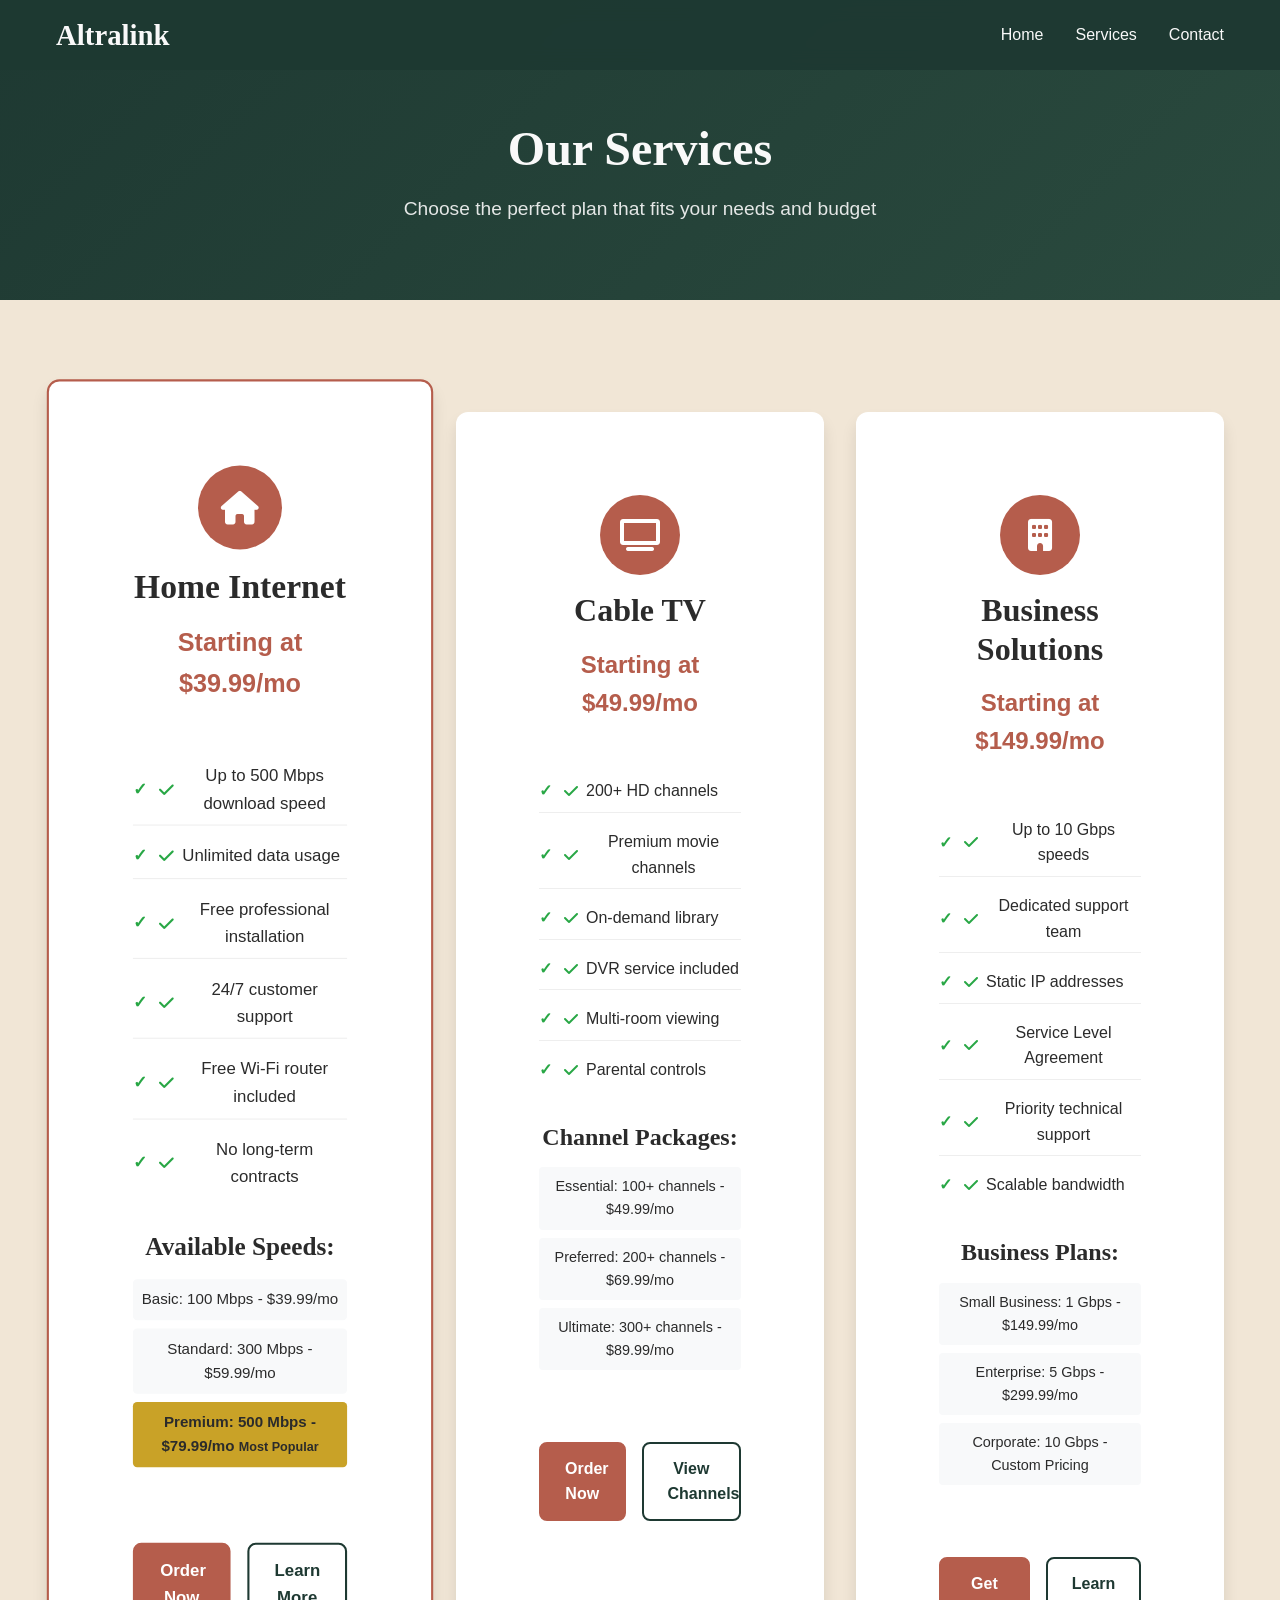
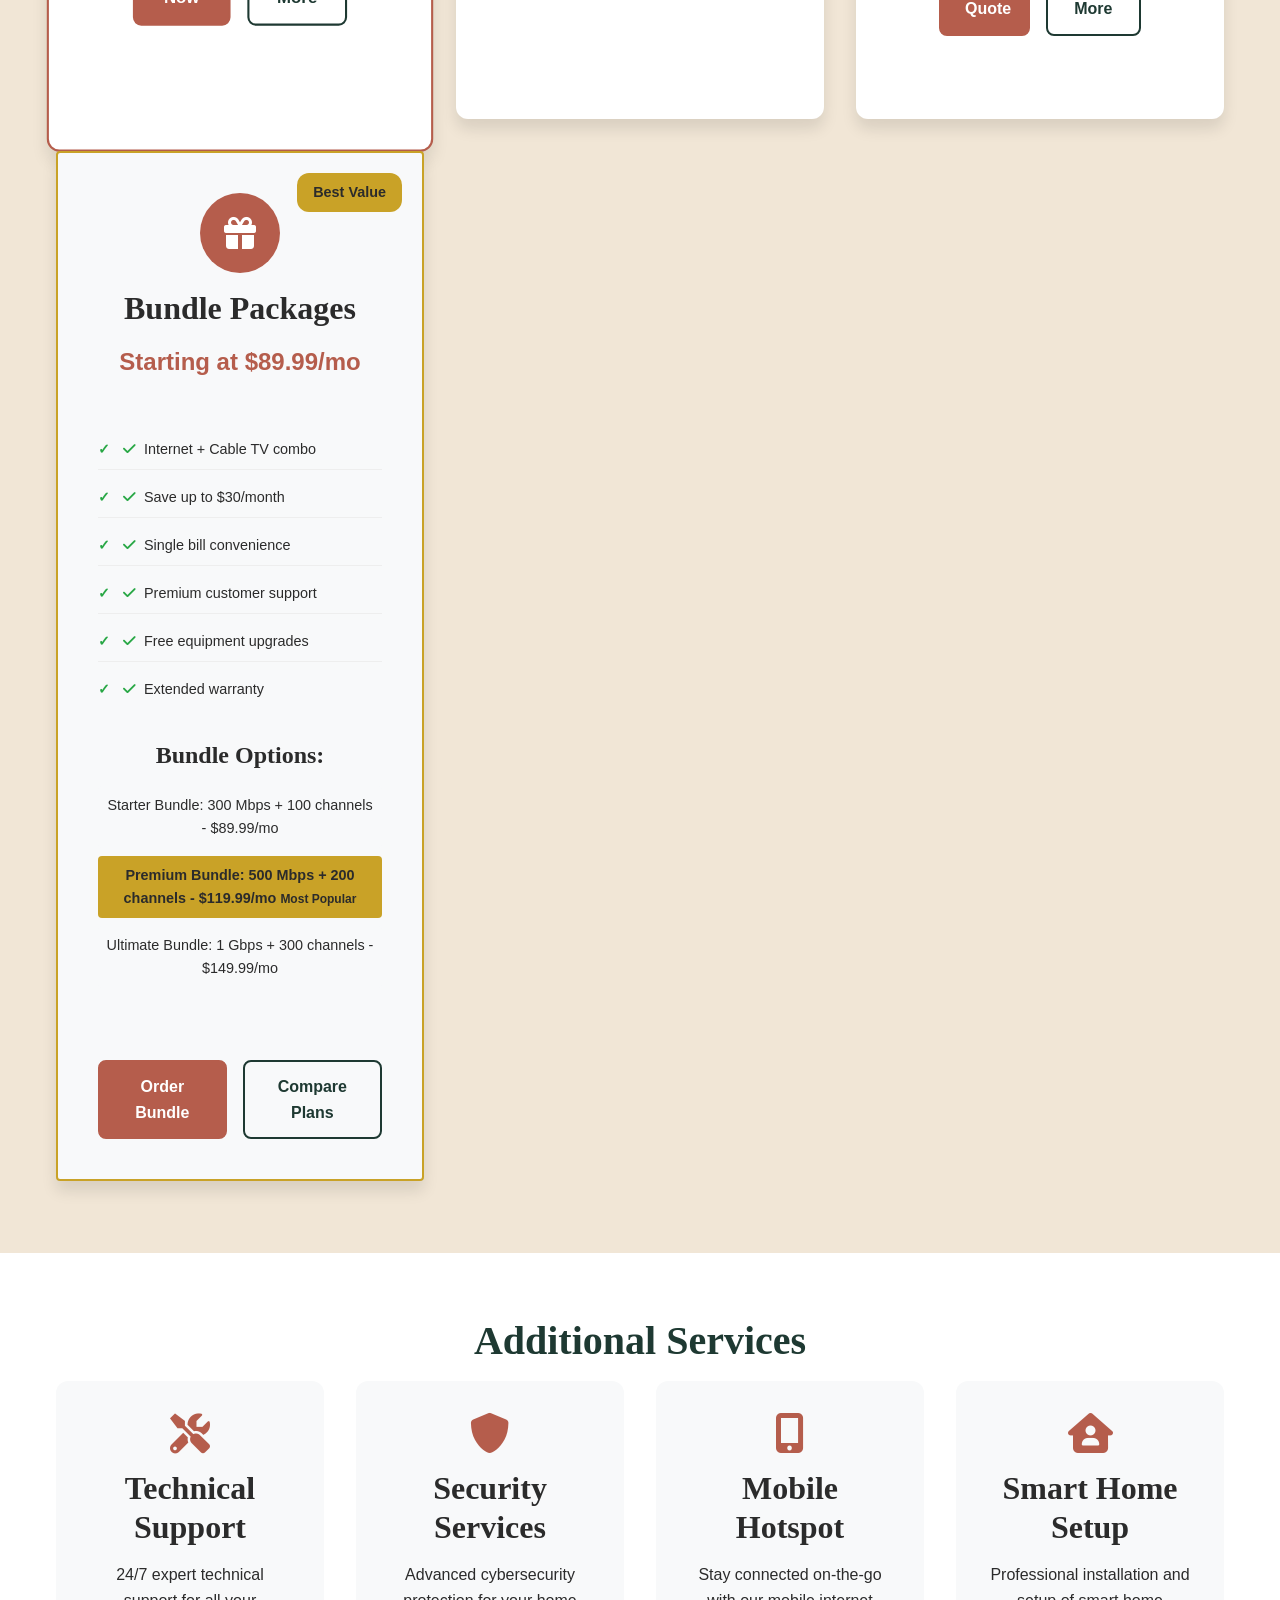
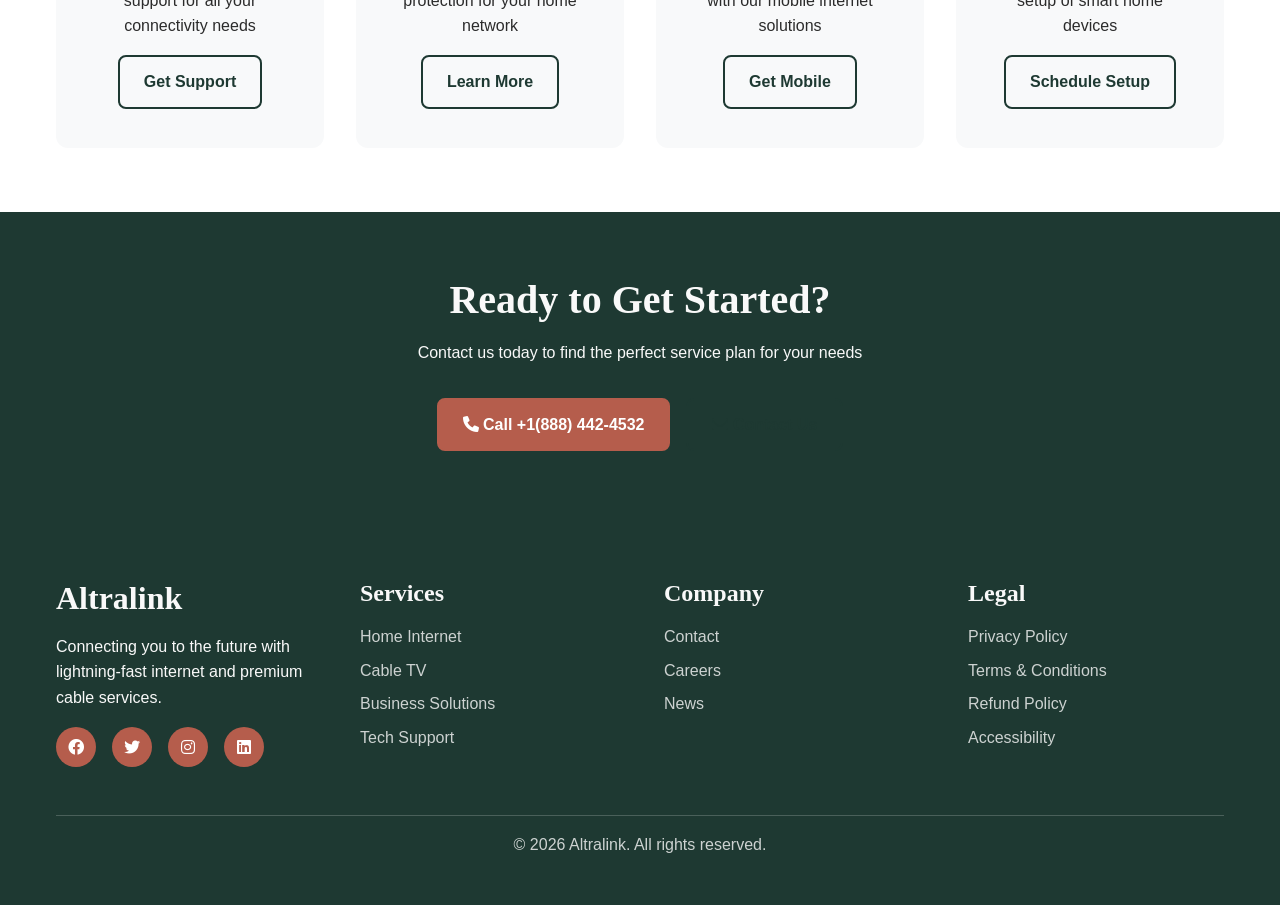
<file: services.html>
<!DOCTYPE html>
<html lang="en">
<head>
    <meta charset="UTF-8">
    <meta name="viewport" content="width=device-width, initial-scale=1.0">
    <title>Services - Altralink | Premium Cable & Internet Services</title>
    <link rel="stylesheet" href="style.css">
    <link href="https://cdnjs.cloudflare.com/ajax/libs/font-awesome/6.0.0/css/all.min.css" rel="stylesheet">
</head>
<body>
    <!-- Navigation -->
    <nav class="navbar">
        <div class="nav-container">
            <div class="nav-logo">
                <h2><a href="index.html" style="color: inherit; text-decoration: none;">Altralink</a></h2>
            </div>
            <ul class="nav-menu">
                <li class="nav-item"><a href="index.html" class="nav-link">Home</a></li>
                <li class="nav-item"><a href="services.html" class="nav-link active">Services</a></li>
                <li class="nav-item"><a href="contact.html" class="nav-link">Contact</a></li>
            </ul>
            <div class="hamburger">
                <span class="bar"></span>
                <span class="bar"></span>
                <span class="bar"></span>
            </div>
        </div>
    </nav>

    <!-- Page Header -->
    <section class="page-header">
        <div class="container">
            <h1>Our Services</h1>
            <p>Choose the perfect plan that fits your needs and budget</p>
        </div>
    </section>

    <!-- Services Overview -->
    <section class="services-overview">
        <div class="container">
            <div class="services-grid">
                <!-- Home Internet -->
                <div class="service-card featured">
                    <div class="service-header">
                        <div class="service-icon">
                            <i class="fas fa-home"></i>
                        </div>
                        <h3>Home Internet</h3>
                        <p class="service-price">Starting at $39.99/mo</p>
                    </div>
                    <div class="service-content">
                        <ul class="service-features">
                            <li><i class="fas fa-check"></i> Up to 500 Mbps download speed</li>
                            <li><i class="fas fa-check"></i> Unlimited data usage</li>
                            <li><i class="fas fa-check"></i> Free professional installation</li>
                            <li><i class="fas fa-check"></i> 24/7 customer support</li>
                            <li><i class="fas fa-check"></i> Free Wi-Fi router included</li>
                            <li><i class="fas fa-check"></i> No long-term contracts</li>
                        </ul>
                        <div class="speed-tiers">
                            <h4>Available Speeds:</h4>
                            <div class="tier">
                                <span>Basic: 100 Mbps - $39.99/mo</span>
                            </div>
                            <div class="tier">
                                <span>Standard: 300 Mbps - $59.99/mo</span>
                            </div>
                            <div class="tier popular">
                                <span>Premium: 500 Mbps - $79.99/mo</span>
                                <small>Most Popular</small>
                            </div>
                        </div>
                    </div>
                    <div class="service-footer">
                        <a href="tel:+18884424532" class="btn btn-primary">Order Now</a>
                        <a href="#details" class="btn btn-outline">Learn More</a>
                    </div>
                </div>

                <!-- Cable TV -->
                <div class="service-card">
                    <div class="service-header">
                        <div class="service-icon">
                            <i class="fas fa-tv"></i>
                        </div>
                        <h3>Cable TV</h3>
                        <p class="service-price">Starting at $49.99/mo</p>
                    </div>
                    <div class="service-content">
                        <ul class="service-features">
                            <li><i class="fas fa-check"></i> 200+ HD channels</li>
                            <li><i class="fas fa-check"></i> Premium movie channels</li>
                            <li><i class="fas fa-check"></i> On-demand library</li>
                            <li><i class="fas fa-check"></i> DVR service included</li>
                            <li><i class="fas fa-check"></i> Multi-room viewing</li>
                            <li><i class="fas fa-check"></i> Parental controls</li>
                        </ul>
                        <div class="channel-packages">
                            <h4>Channel Packages:</h4>
                            <div class="package">
                                <span>Essential: 100+ channels - $49.99/mo</span>
                            </div>
                            <div class="package">
                                <span>Preferred: 200+ channels - $69.99/mo</span>
                            </div>
                            <div class="package">
                                <span>Ultimate: 300+ channels - $89.99/mo</span>
                            </div>
                        </div>
                    </div>
                    <div class="service-footer">
                        <a href="tel:+18884424532" class="btn btn-primary">Order Now</a>
                        <a href="#details" class="btn btn-outline">View Channels</a>
                    </div>
                </div>

                <!-- Business Solutions -->
                <div class="service-card">
                    <div class="service-header">
                        <div class="service-icon">
                            <i class="fas fa-building"></i>
                        </div>
                        <h3>Business Solutions</h3>
                        <p class="service-price">Starting at $149.99/mo</p>
                    </div>
                    <div class="service-content">
                        <ul class="service-features">
                            <li><i class="fas fa-check"></i> Up to 10 Gbps speeds</li>
                            <li><i class="fas fa-check"></i> Dedicated support team</li>
                            <li><i class="fas fa-check"></i> Static IP addresses</li>
                            <li><i class="fas fa-check"></i> Service Level Agreement</li>
                            <li><i class="fas fa-check"></i> Priority technical support</li>
                            <li><i class="fas fa-check"></i> Scalable bandwidth</li>
                        </ul>
                        <div class="business-tiers">
                            <h4>Business Plans:</h4>
                            <div class="tier">
                                <span>Small Business: 1 Gbps - $149.99/mo</span>
                            </div>
                            <div class="tier">
                                <span>Enterprise: 5 Gbps - $299.99/mo</span>
                            </div>
                            <div class="tier">
                                <span>Corporate: 10 Gbps - Custom Pricing</span>
                            </div>
                        </div>
                    </div>
                    <div class="service-footer">
                        <a href="tel:+18884424532" class="btn btn-primary">Get Quote</a>
                        <a href="#business" class="btn btn-outline">Learn More</a>
                    </div>
                </div>

                <!-- Bundle Packages -->
                <div class="service-card bundle">
                    <div class="bundle-badge">Best Value</div>
                    <div class="service-header">
                        <div class="service-icon">
                            <i class="fas fa-gift"></i>
                        </div>
                        <h3>Bundle Packages</h3>
                        <p class="service-price">Starting at $89.99/mo</p>
                    </div>
                    <div class="service-content">
                        <ul class="service-features">
                            <li><i class="fas fa-check"></i> Internet + Cable TV combo</li>
                            <li><i class="fas fa-check"></i> Save up to $30/month</li>
                            <li><i class="fas fa-check"></i> Single bill convenience</li>
                            <li><i class="fas fa-check"></i> Premium customer support</li>
                            <li><i class="fas fa-check"></i> Free equipment upgrades</li>
                            <li><i class="fas fa-check"></i> Extended warranty</li>
                        </ul>
                        <div class="bundle-options">
                            <h4>Bundle Options:</h4>
                            <div class="bundle">
                                <span>Starter Bundle: 300 Mbps + 100 channels - $89.99/mo</span>
                            </div>
                            <div class="bundle popular">
                                <span>Premium Bundle: 500 Mbps + 200 channels - $119.99/mo</span>
                                <small>Most Popular</small>
                            </div>
                            <div class="bundle">
                                <span>Ultimate Bundle: 1 Gbps + 300 channels - $149.99/mo</span>
                            </div>
                        </div>
                    </div>
                    <div class="service-footer">
                        <a href="tel:+18884424532" class="btn btn-primary">Order Bundle</a>
                        <a href="#compare" class="btn btn-outline">Compare Plans</a>
                    </div>
                </div>
            </div>
        </div>
    </section>

    <!-- Additional Services -->
    <section class="additional-services">
        <div class="container">
            <h2 class="section-title">Additional Services</h2>
            <div class="additional-grid">
                <div class="additional-card">
                    <i class="fas fa-tools"></i>
                    <h3>Technical Support</h3>
                    <p>24/7 expert technical support for all your connectivity needs</p>
                    <a href="tel:+18884424532" class="btn btn-outline">Get Support</a>
                </div>
                <div class="additional-card">
                    <i class="fas fa-shield-alt"></i>
                    <h3>Security Services</h3>
                    <p>Advanced cybersecurity protection for your home network</p>
                    <a href="tel:+18884424532" class="btn btn-outline">Learn More</a>
                </div>
                <div class="additional-card">
                    <i class="fas fa-mobile-alt"></i>
                    <h3>Mobile Hotspot</h3>
                    <p>Stay connected on-the-go with our mobile internet solutions</p>
                    <a href="tel:+18884424532" class="btn btn-outline">Get Mobile</a>
                </div>
                <div class="additional-card">
                    <i class="fas fa-home-user"></i>
                    <h3>Smart Home Setup</h3>
                    <p>Professional installation and setup of smart home devices</p>
                    <a href="tel:+18884424532" class="btn btn-outline">Schedule Setup</a>
                </div>
            </div>
        </div>
    </section>

    <!-- CTA Section -->
    <section class="cta-section">
        <div class="container">
            <div class="cta-content">
                <h2>Ready to Get Started?</h2>
                <p>Contact us today to find the perfect service plan for your needs</p>
                <div class="cta-buttons">
                    <a href="tel:+18884424532" class="btn btn-primary">
                        <i class="fas fa-phone"></i>
                        Call +1(888) 442-4532
                    </a>
                    <a href="contact.html" class="btn btn-outline">
                        <i class="fas fa-envelope"></i>
                        Contact Us
                    </a>
                </div>
            </div>
        </div>
    </section>

    <!-- Footer -->
    <footer class="footer">
        <div class="container">
            <div class="footer-content">
                <div class="footer-section">
                    <h3>Altralink</h3>
                    <p>Connecting you to the future with lightning-fast internet and premium cable services.</p>
                    <div class="social-links">
                        <a href="#"><i class="fab fa-facebook"></i></a>
                        <a href="#"><i class="fab fa-twitter"></i></a>
                        <a href="#"><i class="fab fa-instagram"></i></a>
                        <a href="#"><i class="fab fa-linkedin"></i></a>
                    </div>
                </div>
                <div class="footer-section">
                    <h4>Services</h4>
                    <ul>
                        <li><a href="services.html">Home Internet</a></li>
                        <li><a href="services.html">Cable TV</a></li>
                        <li><a href="services.html">Business Solutions</a></li>
                        <li><a href="services.html">Tech Support</a></li>
                    </ul>
                </div>
                <div class="footer-section">
                    <h4>Company</h4>
                    <ul>
                        <li><a href="contact.html">Contact</a></li>
                        <li><a href="#careers">Careers</a></li>
                        <li><a href="#news">News</a></li>
                    </ul>
                </div>
                <div class="footer-section">
                    <h4>Legal</h4>
                    <ul>
                        <li><a href="privacy.html">Privacy Policy</a></li>
                        <li><a href="terms.html">Terms & Conditions</a></li>
                        <li><a href="refund.html">Refund Policy</a></li>
                        <li><a href="#accessibility">Accessibility</a></li>
                    </ul>
                </div>
            </div>
            <div class="footer-bottom">
                <p>&copy; 2025 Altralink. All rights reserved.</p>
            </div>
        </div>
    </footer>

    <script src="script.js"></script>
</body>

</html>
</file>
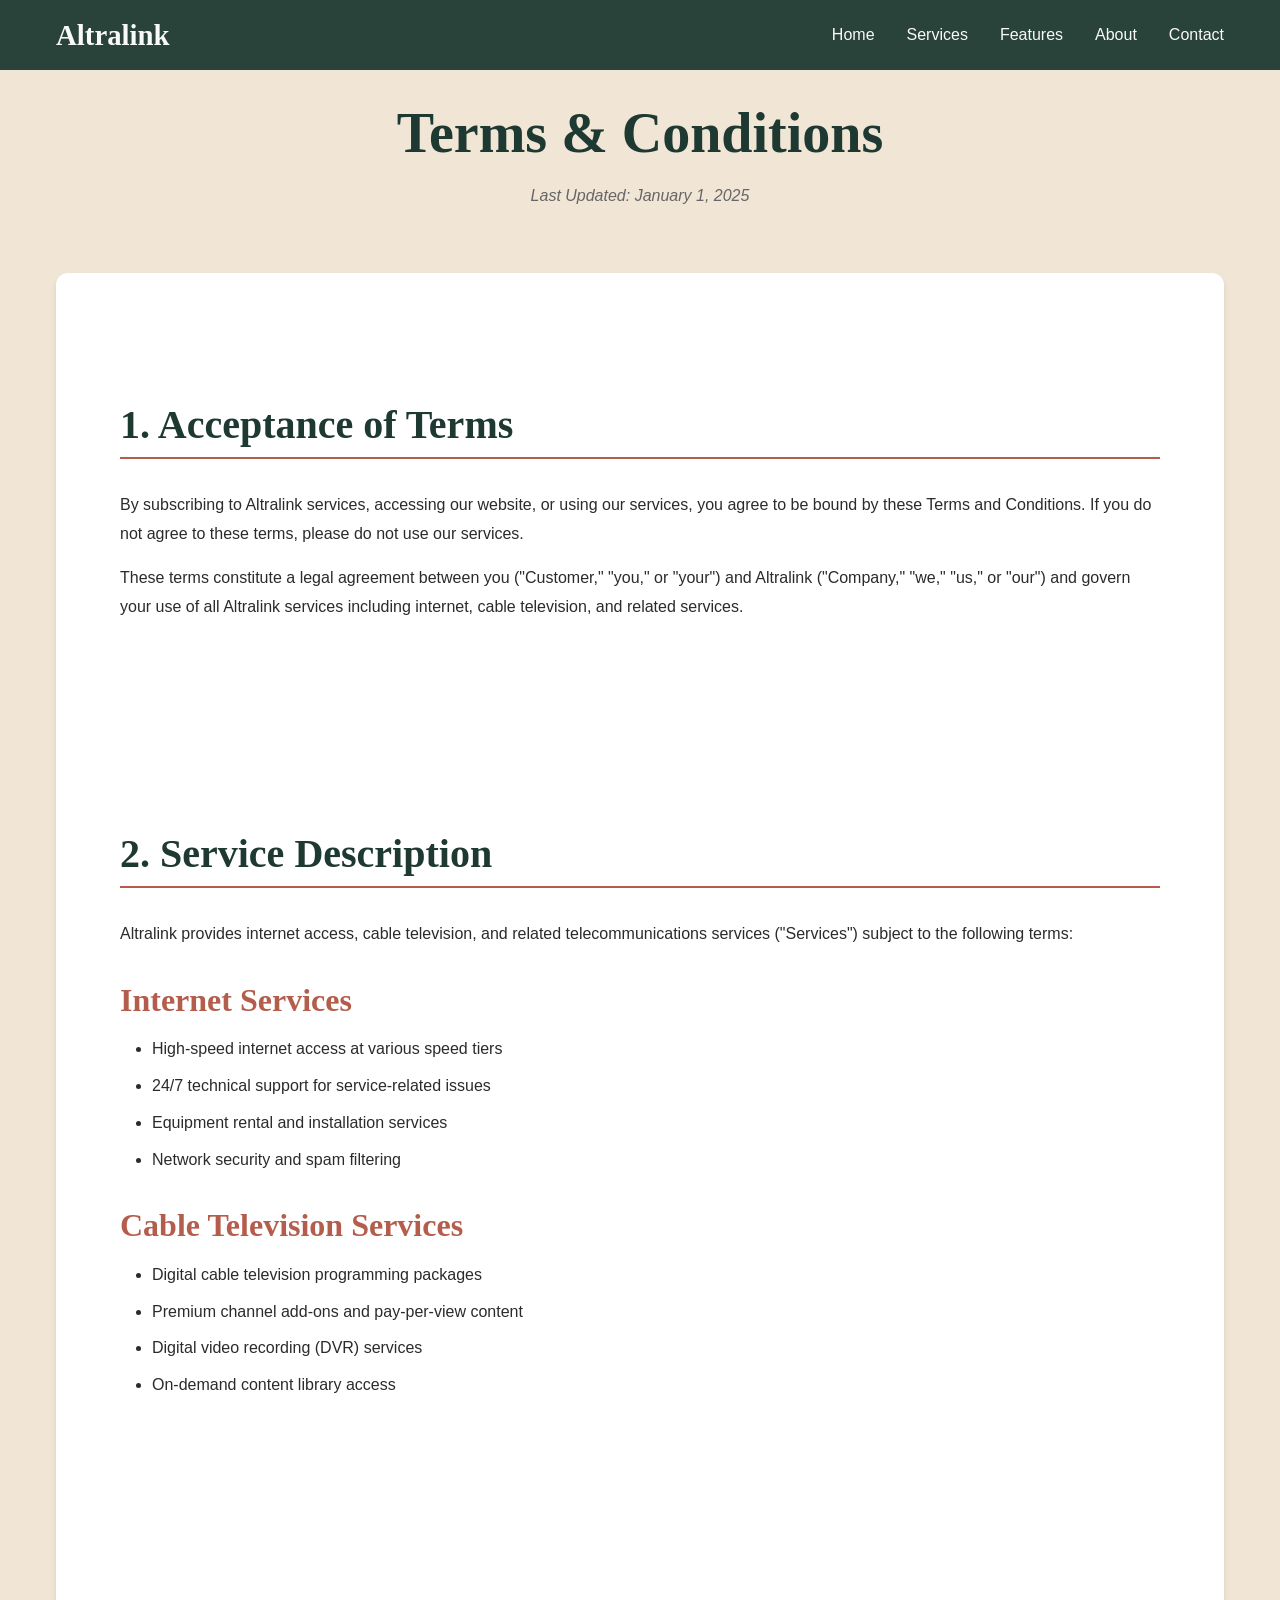
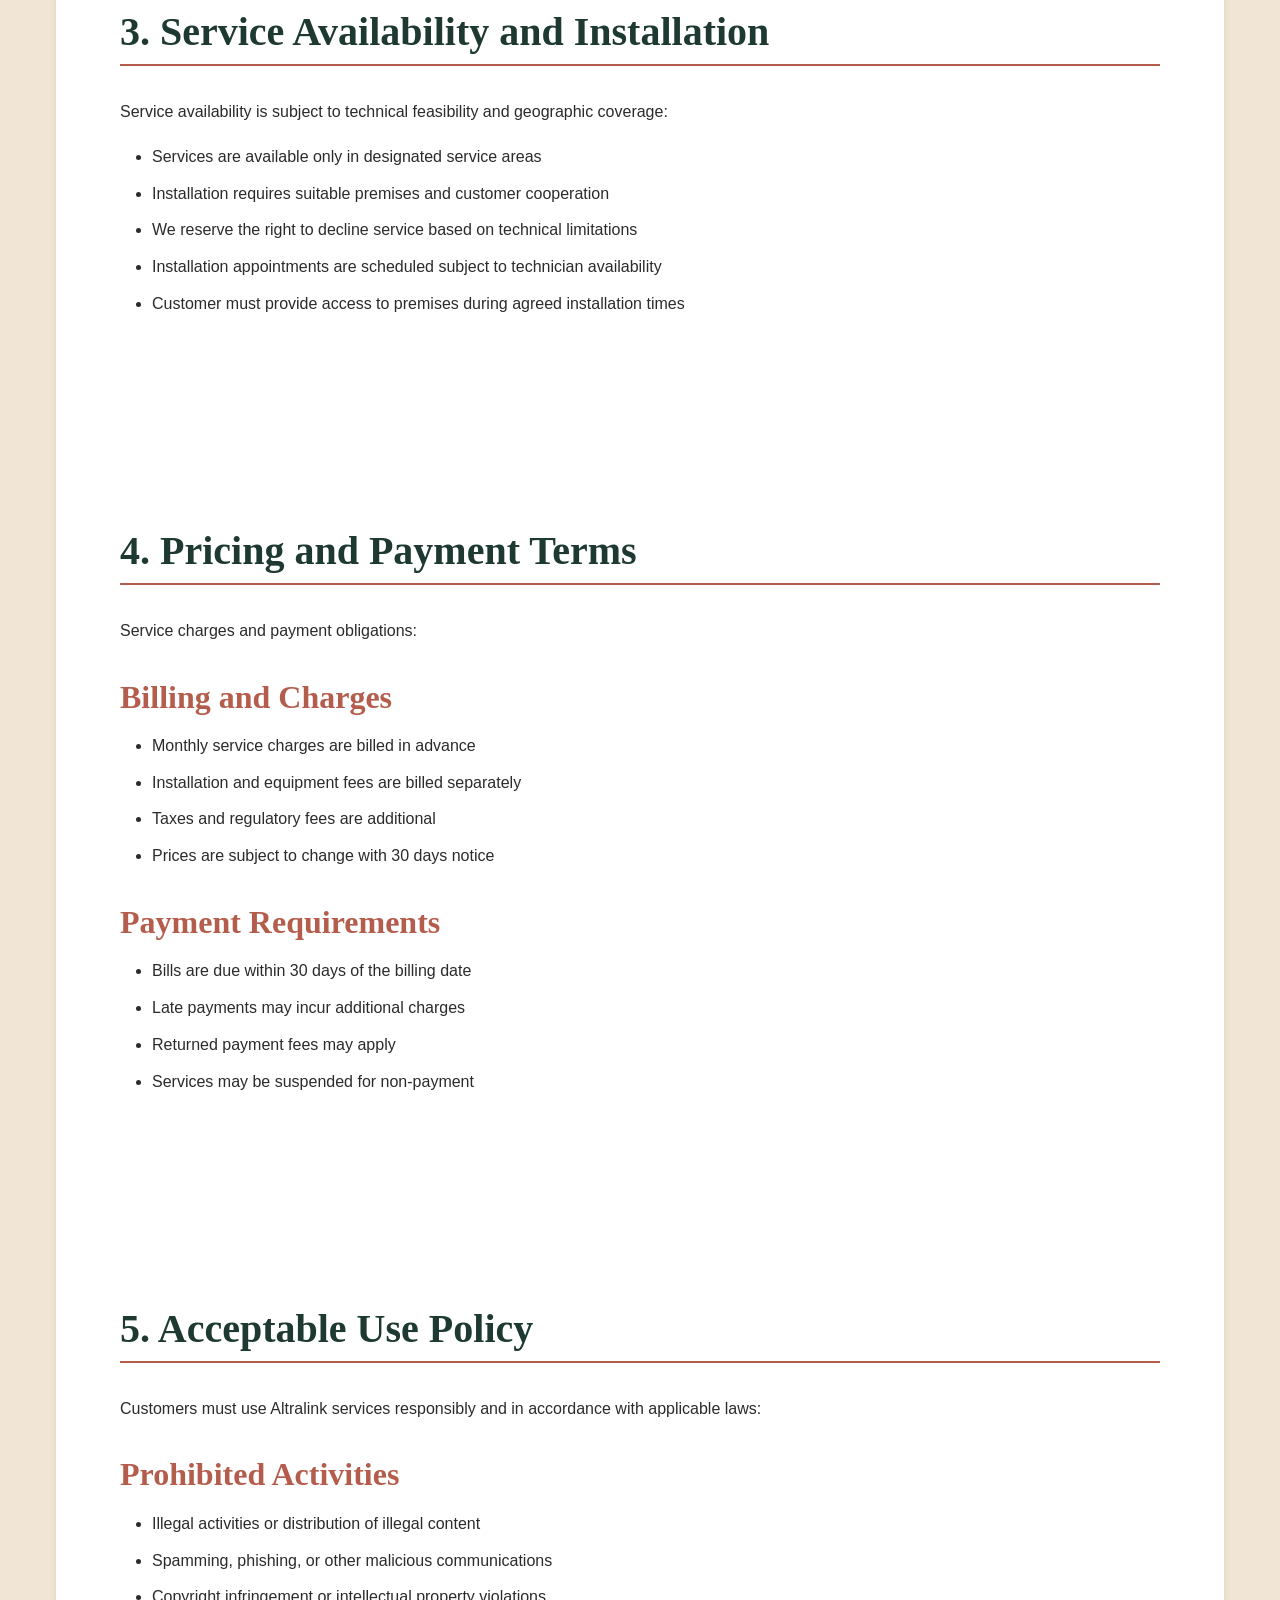
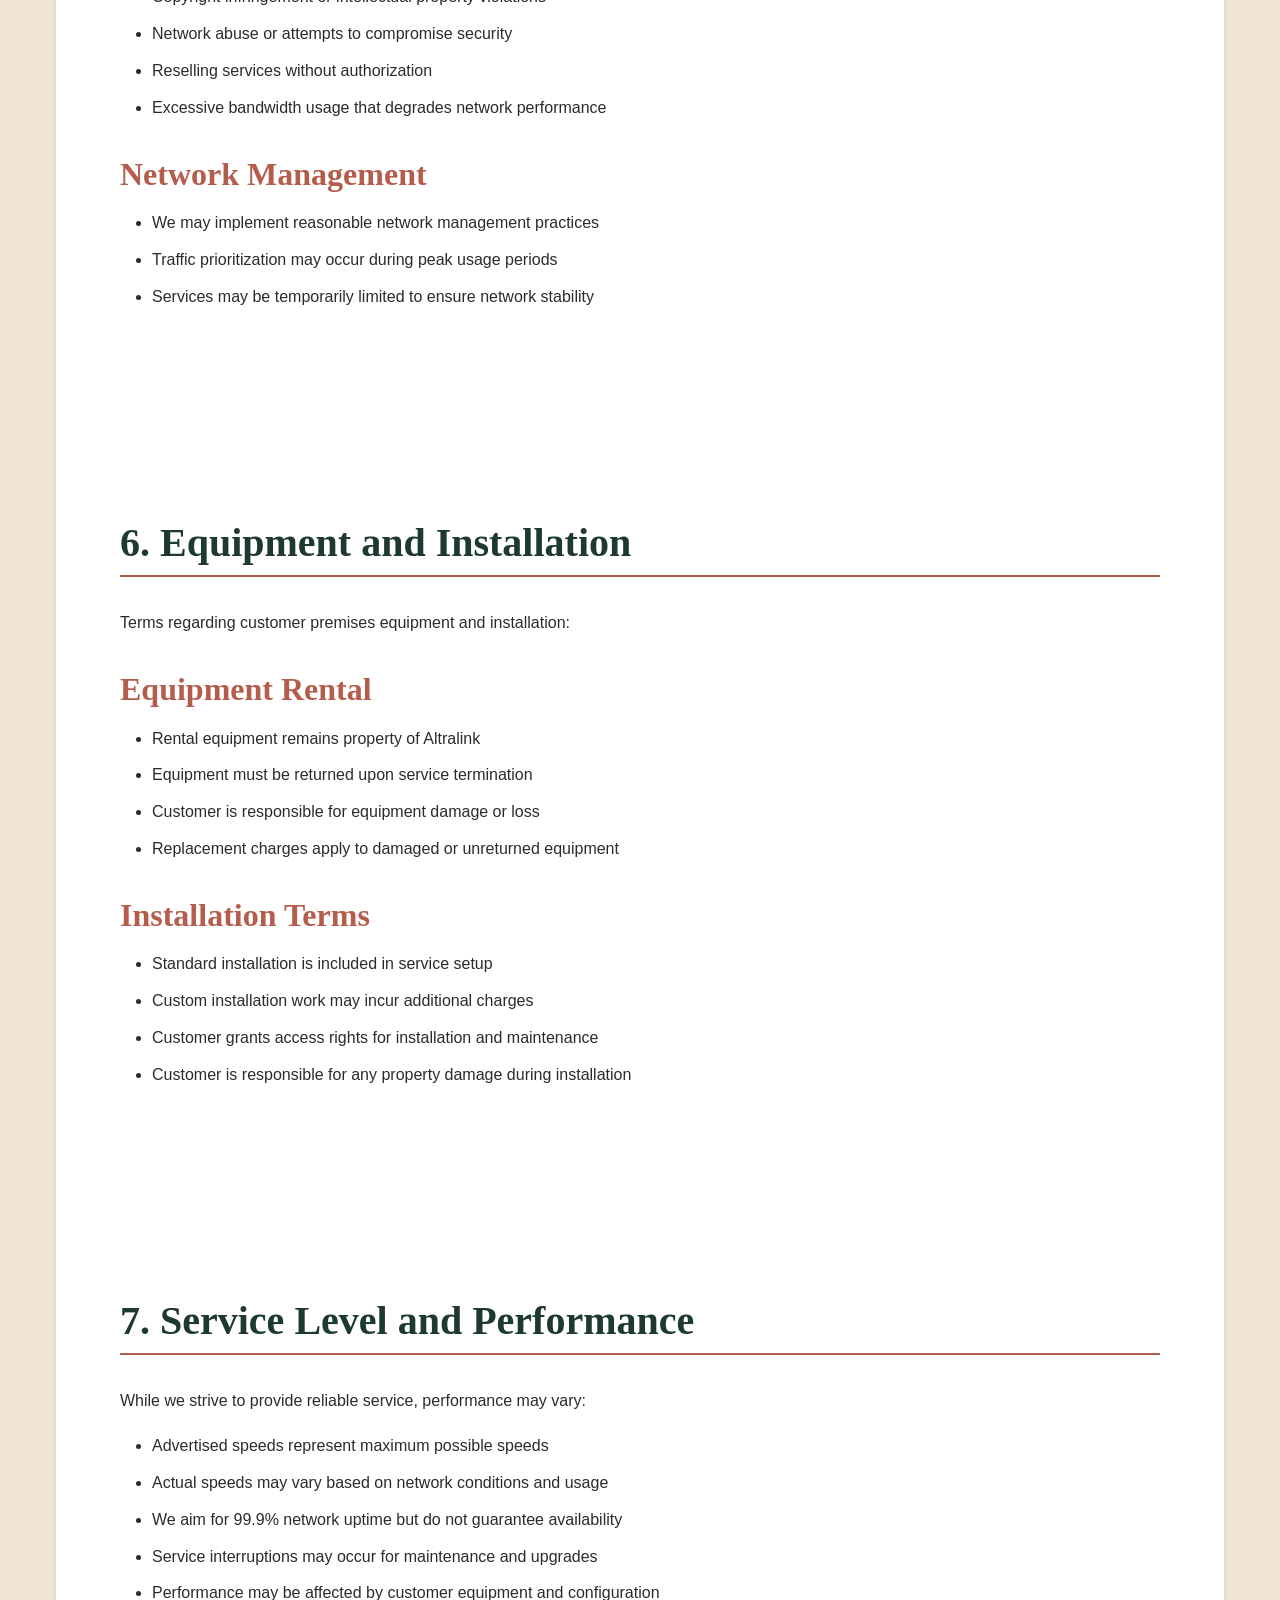
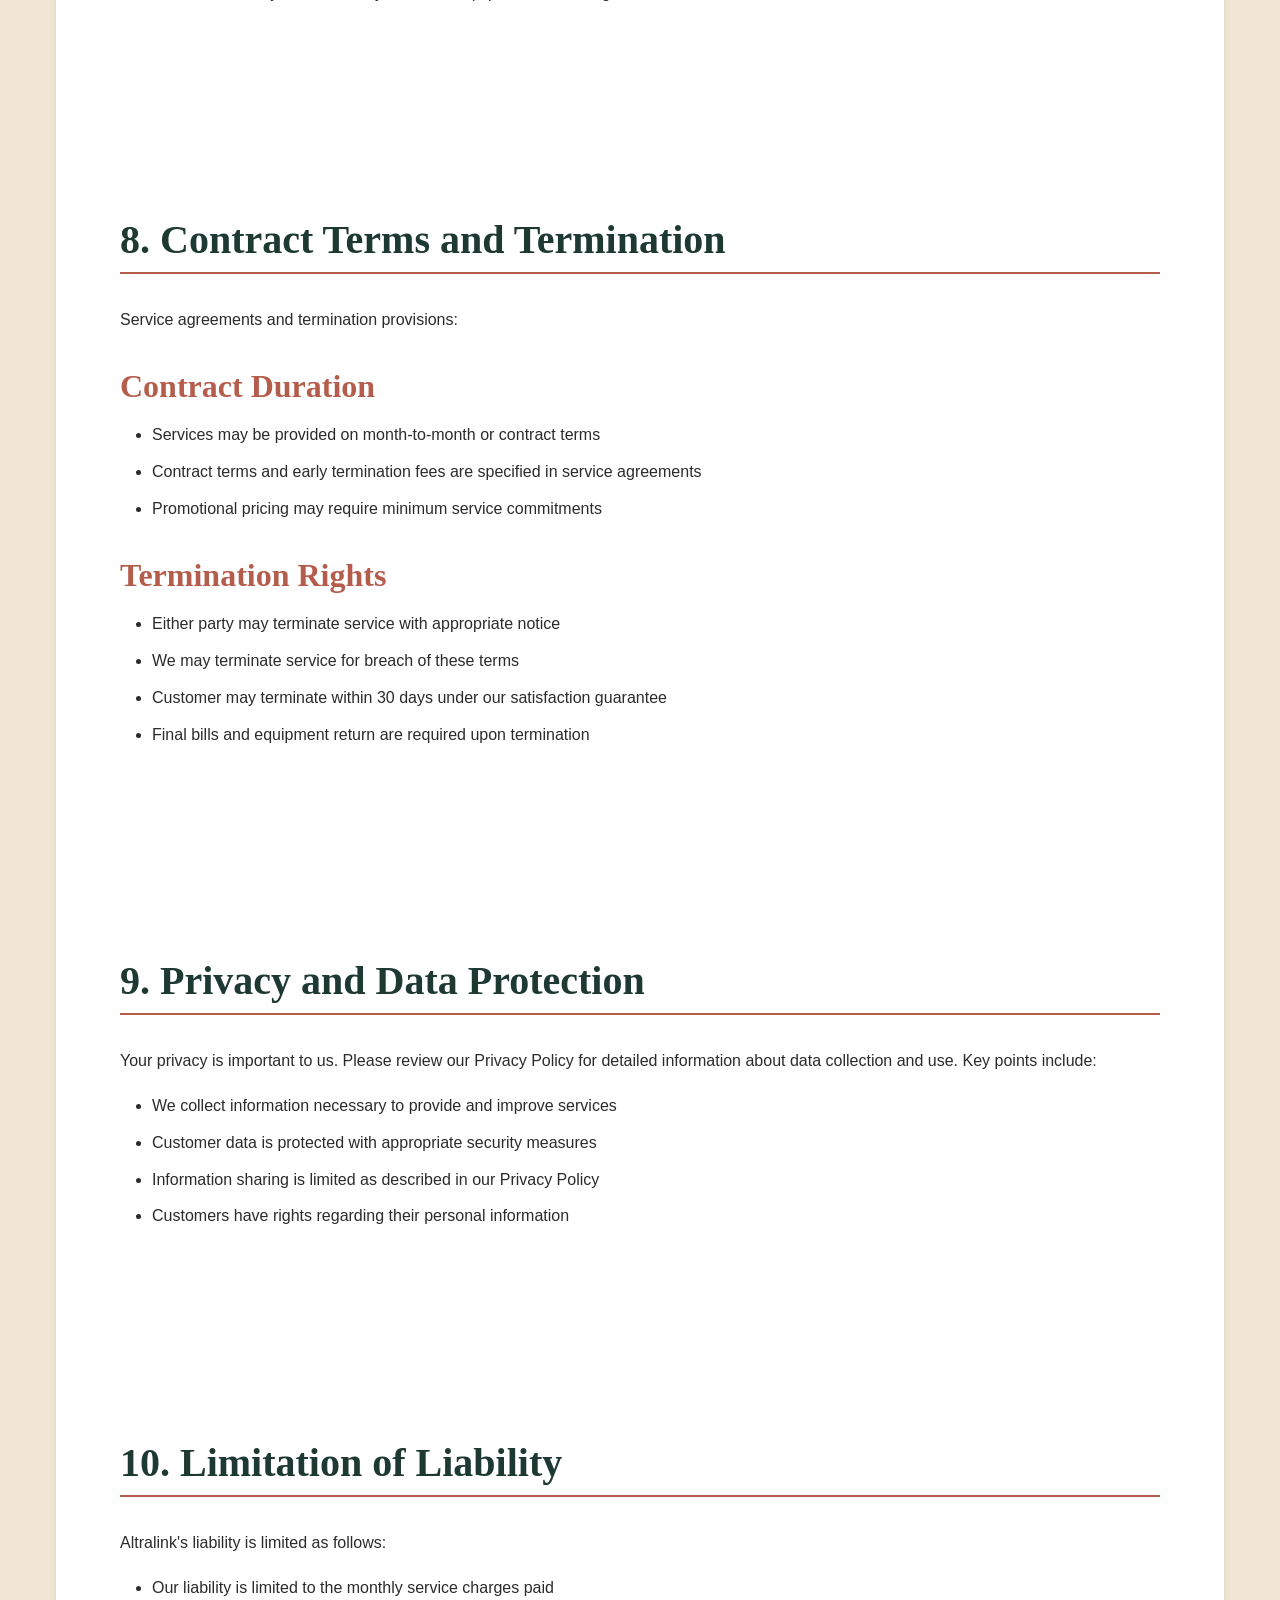
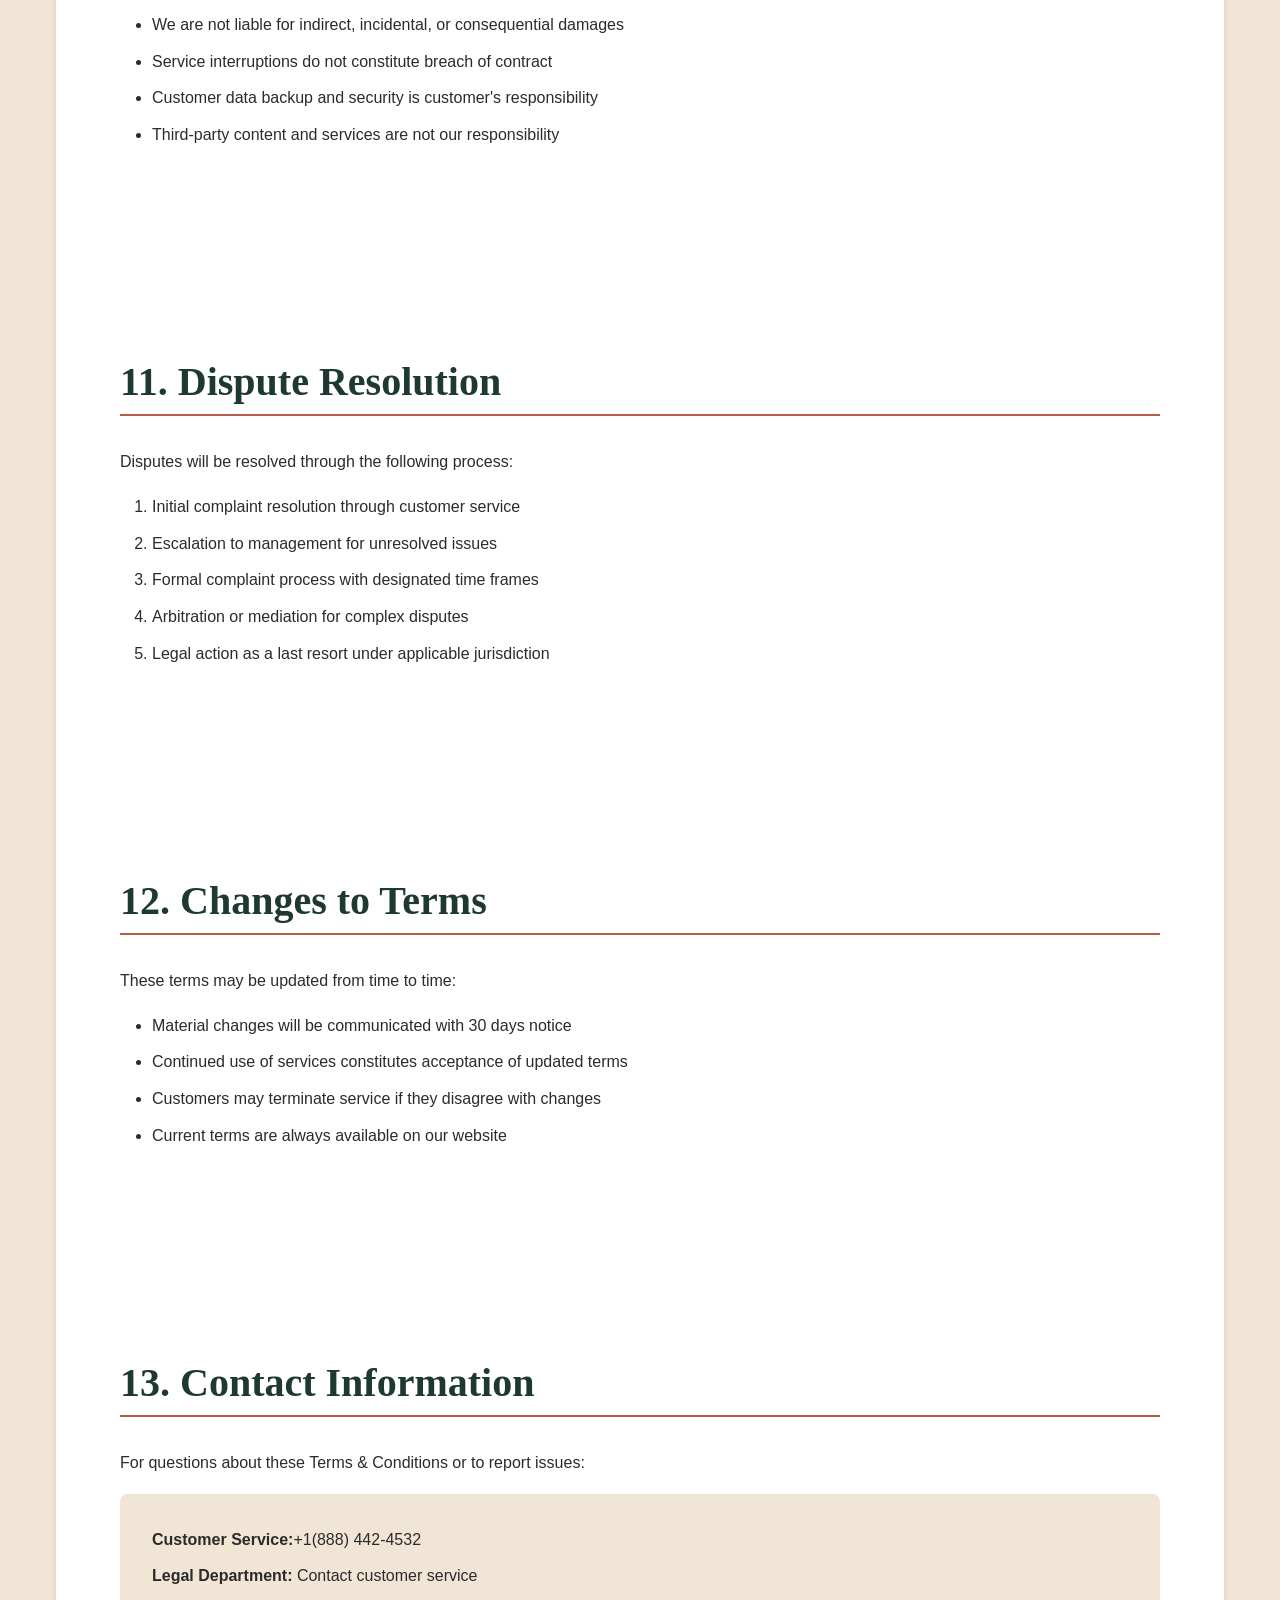
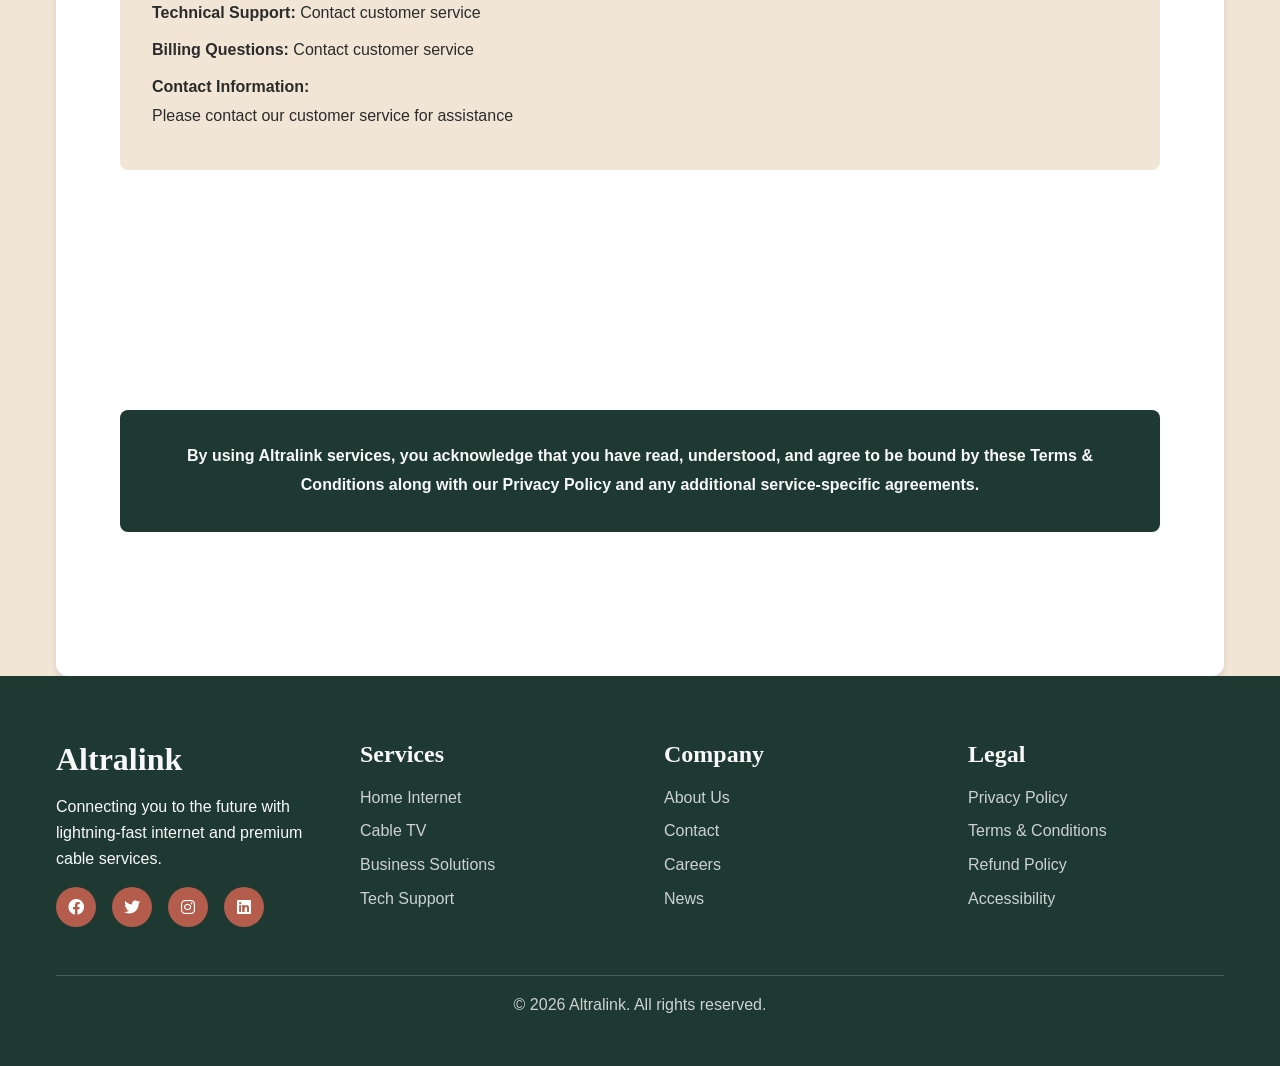
<file: terms.html>
<!DOCTYPE html>
<html lang="en">
<head>
    <meta charset="UTF-8">
    <meta name="viewport" content="width=device-width, initial-scale=1.0">
    <title>Terms & Conditions - Altralink</title>
    <link rel="stylesheet" href="style.css">
    <link href="https://cdnjs.cloudflare.com/ajax/libs/font-awesome/6.0.0/css/all.min.css" rel="stylesheet">
</head>
<body>
    <!-- Navigation -->
    <nav class="navbar">
        <div class="nav-container">
            <div class="nav-logo">
                <h2><a href="index.html">Altralink</a></h2>
            </div>
            <ul class="nav-menu">
                <li class="nav-item"><a href="index.html#home" class="nav-link">Home</a></li>
                <li class="nav-item"><a href="index.html#services" class="nav-link">Services</a></li>
                <li class="nav-item"><a href="index.html#features" class="nav-link">Features</a></li>
                <li class="nav-item"><a href="index.html#about" class="nav-link">About</a></li>
                <li class="nav-item"><a href="index.html#contact" class="nav-link">Contact</a></li>
            </ul>
            <div class="hamburger">
                <span class="bar"></span>
                <span class="bar"></span>
                <span class="bar"></span>
            </div>
        </div>
    </nav>

    <!-- Terms & Conditions Content -->
    <div class="legal-page">
        <div class="container">
            <div class="legal-header">
                <h1>Terms & Conditions</h1>
                <p class="last-updated">Last Updated: January 1, 2025</p>
            </div>

            <div class="legal-content">
                <section class="legal-section">
                    <h2>1. Acceptance of Terms</h2>
                    <p>By subscribing to Altralink services, accessing our website, or using our services, you agree to be bound by these Terms and Conditions. If you do not agree to these terms, please do not use our services.</p>
                    
                    <p>These terms constitute a legal agreement between you ("Customer," "you," or "your") and Altralink ("Company," "we," "us," or "our") and govern your use of all Altralink services including internet, cable television, and related services.</p>
                </section>

                <section class="legal-section">
                    <h2>2. Service Description</h2>
                    <p>Altralink provides internet access, cable television, and related telecommunications services ("Services") subject to the following terms:</p>
                    
                    <h3>Internet Services</h3>
                    <ul>
                        <li>High-speed internet access at various speed tiers</li>
                        <li>24/7 technical support for service-related issues</li>
                        <li>Equipment rental and installation services</li>
                        <li>Network security and spam filtering</li>
                    </ul>

                    <h3>Cable Television Services</h3>
                    <ul>
                        <li>Digital cable television programming packages</li>
                        <li>Premium channel add-ons and pay-per-view content</li>
                        <li>Digital video recording (DVR) services</li>
                        <li>On-demand content library access</li>
                    </ul>
                </section>

                <section class="legal-section">
                    <h2>3. Service Availability and Installation</h2>
                    <p>Service availability is subject to technical feasibility and geographic coverage:</p>
                    
                    <ul>
                        <li>Services are available only in designated service areas</li>
                        <li>Installation requires suitable premises and customer cooperation</li>
                        <li>We reserve the right to decline service based on technical limitations</li>
                        <li>Installation appointments are scheduled subject to technician availability</li>
                        <li>Customer must provide access to premises during agreed installation times</li>
                    </ul>
                </section>

                <section class="legal-section">
                    <h2>4. Pricing and Payment Terms</h2>
                    <p>Service charges and payment obligations:</p>
                    
                    <h3>Billing and Charges</h3>
                    <ul>
                        <li>Monthly service charges are billed in advance</li>
                        <li>Installation and equipment fees are billed separately</li>
                        <li>Taxes and regulatory fees are additional</li>
                        <li>Prices are subject to change with 30 days notice</li>
                    </ul>

                    <h3>Payment Requirements</h3>
                    <ul>
                        <li>Bills are due within 30 days of the billing date</li>
                        <li>Late payments may incur additional charges</li>
                        <li>Returned payment fees may apply</li>
                        <li>Services may be suspended for non-payment</li>
                    </ul>
                </section>

                <section class="legal-section">
                    <h2>5. Acceptable Use Policy</h2>
                    <p>Customers must use Altralink services responsibly and in accordance with applicable laws:</p>
                    
                    <h3>Prohibited Activities</h3>
                    <ul>
                        <li>Illegal activities or distribution of illegal content</li>
                        <li>Spamming, phishing, or other malicious communications</li>
                        <li>Copyright infringement or intellectual property violations</li>
                        <li>Network abuse or attempts to compromise security</li>
                        <li>Reselling services without authorization</li>
                        <li>Excessive bandwidth usage that degrades network performance</li>
                    </ul>

                    <h3>Network Management</h3>
                    <ul>
                        <li>We may implement reasonable network management practices</li>
                        <li>Traffic prioritization may occur during peak usage periods</li>
                        <li>Services may be temporarily limited to ensure network stability</li>
                    </ul>
                </section>

                <section class="legal-section">
                    <h2>6. Equipment and Installation</h2>
                    <p>Terms regarding customer premises equipment and installation:</p>
                    
                    <h3>Equipment Rental</h3>
                    <ul>
                        <li>Rental equipment remains property of Altralink</li>
                        <li>Equipment must be returned upon service termination</li>
                        <li>Customer is responsible for equipment damage or loss</li>
                        <li>Replacement charges apply to damaged or unreturned equipment</li>
                    </ul>

                    <h3>Installation Terms</h3>
                    <ul>
                        <li>Standard installation is included in service setup</li>
                        <li>Custom installation work may incur additional charges</li>
                        <li>Customer grants access rights for installation and maintenance</li>
                        <li>Customer is responsible for any property damage during installation</li>
                    </ul>
                </section>

                <section class="legal-section">
                    <h2>7. Service Level and Performance</h2>
                    <p>While we strive to provide reliable service, performance may vary:</p>
                    
                    <ul>
                        <li>Advertised speeds represent maximum possible speeds</li>
                        <li>Actual speeds may vary based on network conditions and usage</li>
                        <li>We aim for 99.9% network uptime but do not guarantee availability</li>
                        <li>Service interruptions may occur for maintenance and upgrades</li>
                        <li>Performance may be affected by customer equipment and configuration</li>
                    </ul>
                </section>

                <section class="legal-section">
                    <h2>8. Contract Terms and Termination</h2>
                    <p>Service agreements and termination provisions:</p>
                    
                    <h3>Contract Duration</h3>
                    <ul>
                        <li>Services may be provided on month-to-month or contract terms</li>
                        <li>Contract terms and early termination fees are specified in service agreements</li>
                        <li>Promotional pricing may require minimum service commitments</li>
                    </ul>

                    <h3>Termination Rights</h3>
                    <ul>
                        <li>Either party may terminate service with appropriate notice</li>
                        <li>We may terminate service for breach of these terms</li>
                        <li>Customer may terminate within 30 days under our satisfaction guarantee</li>
                        <li>Final bills and equipment return are required upon termination</li>
                    </ul>
                </section>

                <section class="legal-section">
                    <h2>9. Privacy and Data Protection</h2>
                    <p>Your privacy is important to us. Please review our Privacy Policy for detailed information about data collection and use. Key points include:</p>
                    
                    <ul>
                        <li>We collect information necessary to provide and improve services</li>
                        <li>Customer data is protected with appropriate security measures</li>
                        <li>Information sharing is limited as described in our Privacy Policy</li>
                        <li>Customers have rights regarding their personal information</li>
                    </ul>
                </section>

                <section class="legal-section">
                    <h2>10. Limitation of Liability</h2>
                    <p>Altralink's liability is limited as follows:</p>
                    
                    <ul>
                        <li>Our liability is limited to the monthly service charges paid</li>
                        <li>We are not liable for indirect, incidental, or consequential damages</li>
                        <li>Service interruptions do not constitute breach of contract</li>
                        <li>Customer data backup and security is customer's responsibility</li>
                        <li>Third-party content and services are not our responsibility</li>
                    </ul>
                </section>

                <section class="legal-section">
                    <h2>11. Dispute Resolution</h2>
                    <p>Disputes will be resolved through the following process:</p>
                    
                    <ol>
                        <li>Initial complaint resolution through customer service</li>
                        <li>Escalation to management for unresolved issues</li>
                        <li>Formal complaint process with designated time frames</li>
                        <li>Arbitration or mediation for complex disputes</li>
                        <li>Legal action as a last resort under applicable jurisdiction</li>
                    </ol>
                </section>

                <section class="legal-section">
                    <h2>12. Changes to Terms</h2>
                    <p>These terms may be updated from time to time:</p>
                    
                    <ul>
                        <li>Material changes will be communicated with 30 days notice</li>
                        <li>Continued use of services constitutes acceptance of updated terms</li>
                        <li>Customers may terminate service if they disagree with changes</li>
                        <li>Current terms are always available on our website</li>
                    </ul>
                </section>

                <section class="legal-section">
                    <h2>13. Contact Information</h2>
                    <p>For questions about these Terms & Conditions or to report issues:</p>
                    <div class="contact-info-legal">
                        <p><strong>Customer Service:</strong>+1(888) 442-4532</p>
                        <p><strong>Legal Department:</strong> Contact customer service</p>
                        <p><strong>Technical Support:</strong> Contact customer service</p>
                        <p><strong>Billing Questions:</strong> Contact customer service</p>
                        <p><strong>Contact Information:</strong><br>
                        Please contact our customer service for assistance</p>
                    </div>
                </section>

                <section class="legal-section">
                    <p class="legal-notice"><strong>By using Altralink services, you acknowledge that you have read, understood, and agree to be bound by these Terms & Conditions along with our Privacy Policy and any additional service-specific agreements.</strong></p>
                </section>
            </div>
        </div>
    </div>

    <!-- Footer -->
    <footer class="footer">
        <div class="container">
            <div class="footer-content">
                <div class="footer-section">
                    <h3>Altralink</h3>
                    <p>Connecting you to the future with lightning-fast internet and premium cable services.</p>
                    <div class="social-links">
                        <a href="#"><i class="fab fa-facebook"></i></a>
                        <a href="#"><i class="fab fa-twitter"></i></a>
                        <a href="#"><i class="fab fa-instagram"></i></a>
                        <a href="#"><i class="fab fa-linkedin"></i></a>
                    </div>
                </div>
                <div class="footer-section">
                    <h4>Services</h4>
                    <ul>
                        <li><a href="index.html#services">Home Internet</a></li>
                        <li><a href="index.html#services">Cable TV</a></li>
                        <li><a href="index.html#services">Business Solutions</a></li>
                        <li><a href="index.html#services">Tech Support</a></li>
                    </ul>
                </div>
                <div class="footer-section">
                    <h4>Company</h4>
                    <ul>
                        <li><a href="index.html#about">About Us</a></li>
                        <li><a href="index.html#contact">Contact</a></li>
                        <li><a href="#careers">Careers</a></li>
                        <li><a href="#news">News</a></li>
                    </ul>
                </div>
                <div class="footer-section">
                    <h4>Legal</h4>
                    <ul>
                        <li><a href="privacy.html">Privacy Policy</a></li>
                        <li><a href="terms.html">Terms & Conditions</a></li>
                        <li><a href="refund.html">Refund Policy</a></li>
                        <li><a href="#accessibility">Accessibility</a></li>
                    </ul>
                </div>
            </div>
            <div class="footer-bottom">
                <p>&copy; 2025 Altralink. All rights reserved.</p>
            </div>
        </div>
    </footer>

    <script src="script.js"></script>
</body>
</html>
</file>
<file: style.css>
/* Reset and Base Styles */
* {
    margin: 0;
    padding: 0;
    box-sizing: border-box;
}

:root {
    /* Color Scheme */
    --primary-bg: #1E3932;
    --secondary-bg: #F1E6D6;
    --accent: #B55D4C;
    --highlight: #C9A227;
    --text-dark: #2B2B2B;
    --text-light: #F9F9F9;
    
    /* Additional Colors */
    --white: #FFFFFF;
    --success: #28A745;
    --warning: #FFC107;
    --error: #DC3545;
    
    /* Typography */
    --font-primary: 'Segoe UI', Tahoma, Geneva, Verdana, sans-serif;
    --font-heading: 'Georgia', serif;
    
    /* Spacing */
    --spacing-xs: 0.5rem;
    --spacing-sm: 1rem;
    --spacing-md: 2rem;
    --spacing-lg: 3rem;
    --spacing-xl: 4rem;
    
    /* Border Radius */
    --radius-sm: 4px;
    --radius-md: 8px;
    --radius-lg: 12px;
    --radius-xl: 20px;
    
    /* Shadows */
    --shadow-sm: 0 2px 4px rgba(0, 0, 0, 0.1);
    --shadow-md: 0 4px 6px rgba(0, 0, 0, 0.1);
    --shadow-lg: 0 10px 15px rgba(0, 0, 0, 0.1);
    --shadow-xl: 0 20px 25px rgba(0, 0, 0, 0.15);
}

body {
    font-family: var(--font-primary);
    line-height: 1.6;
    color: var(--text-dark);
    overflow-x: hidden;
}

html {
    scroll-behavior: smooth;
}

/* Typography */
h1, h2, h3, h4, h5, h6 {
    font-family: var(--font-heading);
    font-weight: 600;
    line-height: 1.2;
    margin-bottom: var(--spacing-sm);
}

h1 { font-size: 3.5rem; }
h2 { font-size: 2.5rem; }
h3 { font-size: 2rem; }
h4 { font-size: 1.5rem; }
h5 { font-size: 1.25rem; }
h6 { font-size: 1rem; }

p {
    margin-bottom: var(--spacing-sm);
}

/* Container */
.container {
    max-width: 1200px;
    margin: 0 auto;
    padding: 0 var(--spacing-sm);
}

/* Navigation */
.navbar {
    position: fixed;
    top: 0;
    width: 100%;
    background: rgba(30, 57, 50, 0.95);
    backdrop-filter: blur(10px);
    z-index: 1000;
    transition: all 0.3s ease;
}

.nav-container {
    display: flex;
    justify-content: space-between;
    align-items: center;
    max-width: 1200px;
    margin: 0 auto;
    padding: 0 var(--spacing-sm);
    height: 70px;
}

.nav-logo h2 {
    color: var(--text-light);
    margin: 0;
    font-size: 1.8rem;
}

.nav-logo a {
    color: var(--text-light);
    text-decoration: none;
}

.nav-menu {
    display: flex;
    list-style: none;
    margin: 0;
}

.nav-item {
    margin-left: var(--spacing-md);
}

.nav-link {
    color: var(--text-light);
    text-decoration: none;
    font-weight: 500;
    transition: color 0.3s ease;
    position: relative;
}

.nav-link:hover,
.nav-link:focus {
    color: var(--highlight);
}

.nav-link::after {
    content: '';
    position: absolute;
    bottom: -5px;
    left: 0;
    width: 0;
    height: 2px;
    background: var(--highlight);
    transition: width 0.3s ease;
}

.nav-link:hover::after {
    width: 100%;
}

.hamburger {
    display: none;
    flex-direction: column;
    cursor: pointer;
}

.bar {
    width: 25px;
    height: 3px;
    background: var(--text-light);
    margin: 3px 0;
    transition: 0.3s;
}

/* Hero Section */
.hero {
    position: relative;
    min-height: 100vh;
    display: flex;
    align-items: center;
    background: linear-gradient(135deg, var(--primary-bg) 0%, #2A4F47 100%);
    overflow: hidden;
}

.hero-background {
    position: absolute;
    top: 0;
    left: 0;
    width: 100%;
    height: 100%;
    background-image: url('https://images.pexels.com/photos/159304/network-cable-ethernet-computer-159304.jpeg?auto=compress&cs=tinysrgb&w=1260&h=750&dpr=1');
    background-size: cover;
    background-position: center;
    opacity: 0.2;
    z-index: 1;
}

.particles {
    position: absolute;
    top: 0;
    left: 0;
    width: 100%;
    height: 100%;
    z-index: 2;
}

.hero-content {
    position: relative;
    z-index: 3;
    display: grid;
    grid-template-columns: 1fr 1fr;
    gap: var(--spacing-xl);
    align-items: center;
    max-width: 1200px;
    margin: 0 auto;
    padding: 0 var(--spacing-sm);
}

.hero-text {
    color: var(--text-light);
}

.hero-title {
    font-size: 4rem;
    font-weight: 700;
    margin-bottom: var(--spacing-md);
    opacity: 0;
    animation: slideInUp 1s ease forwards 0.5s;
}

.accent-text {
    color: var(--highlight);
    display: block;
}

.hero-subtitle {
    font-size: 1.25rem;
    margin-bottom: var(--spacing-lg);
    opacity: 0;
    animation: slideInUp 1s ease forwards 0.7s;
}

.hero-buttons {
    display: flex;
    gap: var(--spacing-sm);
    opacity: 0;
    animation: slideInUp 1s ease forwards 0.9s;
}

.hero-visual {
    display: flex;
    justify-content: center;
    align-items: center;
}

.floating-card {
    background: rgba(255, 255, 255, 0.1);
    backdrop-filter: blur(10px);
    border: 1px solid rgba(255, 255, 255, 0.2);
    border-radius: var(--radius-lg);
    padding: var(--spacing-lg);
    text-align: center;
    color: var(--text-light);
    transform: translateY(0);
    animation: float 3s ease-in-out infinite;
}

.floating-card i {
    font-size: 3rem;
    margin-bottom: var(--spacing-sm);
    color: var(--highlight);
}

.card-3d {
    transform-style: preserve-3d;
    transition: transform 0.3s ease;
}

.card-3d:hover {
    transform: rotateY(10deg) rotateX(5deg) scale(1.05);
}

/* Buttons */
.btn {
    display: inline-block;
    padding: 12px 24px;
    border-radius: var(--radius-md);
    text-decoration: none;
    font-weight: 600;
    font-size: 1rem;
    text-align: center;
    cursor: pointer;
    border: 2px solid transparent;
    transition: all 0.3s ease;
    position: relative;
    overflow: hidden;
}

.btn::before {
    content: '';
    position: absolute;
    top: 0;
    left: -100%;
    width: 100%;
    height: 100%;
    background: linear-gradient(90deg, transparent, rgba(255, 255, 255, 0.2), transparent);
    transition: left 0.5s ease;
}

.btn:hover::before {
    left: 100%;
}

.btn-primary {
    background: var(--accent);
    color: var(--white);
    border-color: var(--accent);
}

.btn-primary:hover {
    background: #A04E3F;
    transform: translateY(-2px);
    box-shadow: var(--shadow-lg);
}

.btn-secondary {
    background: transparent;
    color: var(--text-light);
    border-color: var(--text-light);
}

.btn-secondary:hover {
    background: var(--text-light);
    color: var(--primary-bg);
}

.btn-outline {
    background: transparent;
    color: var(--primary-bg);
    border-color: var(--primary-bg);
}

.btn-outline:hover {
    background: var(--primary-bg);
    color: var(--text-light);
}

.btn-full {
    width: 100%;
}

/* Sections */
section {
    padding: var(--spacing-xl) 0;
}

.section-title {
    text-align: center;
    margin-bottom: var(--spacing-sm);
    color: var(--primary-bg);
}

.section-subtitle {
    text-align: center;
    font-size: 1.25rem;
    color: #666;
    margin-bottom: var(--spacing-lg);
}

/* Services Section */
.services {
    background: var(--secondary-bg);
}

.services-grid {
    display: grid;
    grid-template-columns: repeat(auto-fit, minmax(300px, 1fr));
    gap: var(--spacing-md);
    margin-top: var(--spacing-lg);
}

.service-card {
    background: var(--white);
    border-radius: var(--radius-lg);
    padding: var(--spacing-lg);
    text-align: center;
    box-shadow: var(--shadow-md);
    transition: all 0.3s ease;
    position: relative;
    border: 3px solid transparent;
}

.service-card:hover {
    transform: translateY(-5px);
    box-shadow: var(--shadow-xl);
    border-color: var(--accent);
}

.service-card.featured {
    border-color: var(--accent);
    transform: scale(1.05);
}

.popular-badge {
    position: absolute;
    top: -10px;
    left: 50%;
    transform: translateX(-50%);
    background: var(--accent);
    color: var(--white);
    padding: 5px 15px;
    border-radius: var(--radius-xl);
    font-size: 0.875rem;
    font-weight: 600;
}

.service-icon {
    width: 80px;
    height: 80px;
    background: linear-gradient(135deg, var(--accent), var(--highlight));
    border-radius: 50%;
    display: flex;
    align-items: center;
    justify-content: center;
    margin: 0 auto var(--spacing-sm);
}

.service-icon i {
    font-size: 2rem;
    color: var(--white);
}

.service-price {
    font-size: 2rem;
    font-weight: 700;
    color: var(--accent);
    margin-bottom: var(--spacing-sm);
}

.service-features {
    list-style: none;
    margin-bottom: var(--spacing-lg);
}

.service-features li {
    padding: 8px 0;
    border-bottom: 1px solid #eee;
    position: relative;
    padding-left: 25px;
}

.service-features li:last-child {
    border-bottom: none;
}

.service-features li::before {
    content: '✓';
    position: absolute;
    left: 0;
    color: var(--success);
    font-weight: bold;
}

/* Features Section */
.features {
    background: var(--white);
}

.features-grid {
    display: grid;
    grid-template-columns: repeat(auto-fit, minmax(250px, 1fr));
    gap: var(--spacing-md);
    margin-top: var(--spacing-lg);
}

.feature-item {
    text-align: center;
    padding: var(--spacing-lg);
    border-radius: var(--radius-lg);
    transition: transform 0.3s ease;
}

.feature-item:hover {
    transform: translateY(-10px);
}

.feature-icon-3d {
    width: 100px;
    height: 100px;
    background: linear-gradient(135deg, var(--primary-bg), var(--accent));
    border-radius: 50%;
    display: flex;
    align-items: center;
    justify-content: center;
    margin: 0 auto var(--spacing-sm);
    position: relative;
    box-shadow: var(--shadow-lg);
    transition: all 0.3s ease;
}

.feature-icon-3d:hover {
    transform: rotateY(180deg) scale(1.1);
}

.feature-icon-3d i {
    font-size: 2.5rem;
    color: var(--white);
}

/* Statistics Section */
.stats {
    background: var(--primary-bg);
    color: var(--text-light);
}

.stats-grid {
    display: grid;
    grid-template-columns: repeat(auto-fit, minmax(200px, 1fr));
    gap: var(--spacing-md);
}

.stat-item {
    text-align: center;
    padding: var(--spacing-md);
}

.stat-number {
    font-size: 3rem;
    font-weight: 700;
    color: var(--highlight);
    margin-bottom: 0;
}

.stat-item p {
    font-size: 1.125rem;
    margin: 0;
    opacity: 0.9;
}

/* About Section */
.about {
    background: var(--secondary-bg);
}

.about-content {
    display: grid;
    grid-template-columns: 1fr 1fr;
    gap: var(--spacing-xl);
    align-items: center;
}

.about-text h2 {
    color: var(--primary-bg);
    margin-bottom: var(--spacing-md);
}

.about-features {
    margin-top: var(--spacing-md);
}

.about-feature {
    display: flex;
    align-items: center;
    margin-bottom: var(--spacing-sm);
}

.about-feature i {
    color: var(--success);
    margin-right: var(--spacing-sm);
    font-size: 1.25rem;
}

.about-visual {
    display: flex;
    justify-content: center;
    align-items: center;
}

.tech-showcase {
    position: relative;
    width: 300px;
    height: 300px;
}

.tech-item {
    position: absolute;
    background: var(--white);
    border-radius: var(--radius-lg);
    padding: var(--spacing-sm);
    box-shadow: var(--shadow-md);
    display: flex;
    align-items: center;
    gap: var(--spacing-xs);
    border: 2px solid var(--accent);
}

.tech-item:nth-child(1) {
    top: 20px;
    left: 20px;
}

.tech-item:nth-child(2) {
    top: 120px;
    right: 20px;
}

.tech-item:nth-child(3) {
    bottom: 20px;
    left: 50px;
}

.tech-item i {
    color: var(--accent);
    font-size: 1.5rem;
}

.floating {
    animation: float 2s ease-in-out infinite;
}

/* Contact Section */
.contact {
    background: var(--white);
}

.contact-content {
    display: grid;
    grid-template-columns: 1fr 1fr;
    gap: var(--spacing-xl);
    margin-top: var(--spacing-lg);
}

.contact-info {
    display: flex;
    flex-direction: column;
    gap: var(--spacing-md);
}

.contact-item {
    display: flex;
    align-items: flex-start;
    gap: var(--spacing-sm);
    padding: var(--spacing-sm);
    border-radius: var(--radius-md);
    background: var(--secondary-bg);
}

.contact-item i {
    color: var(--accent);
    font-size: 1.5rem;
    margin-top: 5px;
}

.contact-item h4 {
    margin-bottom: var(--spacing-xs);
    color: var(--primary-bg);
}

.contact-item p {
    margin: 0;
    color: var(--text-dark);
}

/* Contact Form */
.contact-form {
    background: var(--secondary-bg);
    padding: var(--spacing-lg);
    border-radius: var(--radius-lg);
    box-shadow: var(--shadow-md);
}

.form-group {
    position: relative;
    margin-bottom: var(--spacing-md);
}

.form-group input,
.form-group textarea,
.form-group select {
    width: 100%;
    padding: 15px;
    border: 2px solid #ddd;
    border-radius: var(--radius-md);
    font-size: 1rem;
    background: var(--white);
    transition: all 0.3s ease;
}

.form-group input:focus,
.form-group textarea:focus,
.form-group select:focus {
    outline: none;
    border-color: var(--accent);
    box-shadow: 0 0 0 3px rgba(181, 93, 76, 0.1);
}

.form-group label {
    position: absolute;
    top: 15px;
    left: 15px;
    color: #999;
    transition: all 0.3s ease;
    pointer-events: none;
    background: var(--white);
    padding: 0 5px;
}

.form-group input:focus + label,
.form-group input:valid + label,
.form-group textarea:focus + label,
.form-group textarea:valid + label,
.form-group select:focus + label,
.form-group select:valid + label {
    top: -10px;
    left: 10px;
    font-size: 0.875rem;
    color: var(--accent);
}

.form-group textarea {
    min-height: 120px;
    resize: vertical;
}

/* Footer */
.footer {
    background: var(--primary-bg);
    color: var(--text-light);
    padding: var(--spacing-xl) 0 var(--spacing-md);
}

.footer-content {
    display: grid;
    grid-template-columns: repeat(auto-fit, minmax(250px, 1fr));
    gap: var(--spacing-lg);
    margin-bottom: var(--spacing-lg);
}

.footer-section h3,
.footer-section h4 {
    color: var(--text-light);
    margin-bottom: var(--spacing-sm);
}

.footer-section ul {
    list-style: none;
}

.footer-section ul li {
    margin-bottom: var(--spacing-xs);
}

.footer-section ul li a {
    color: rgba(249, 249, 249, 0.8);
    text-decoration: none;
    transition: color 0.3s ease;
}

.footer-section ul li a:hover {
    color: var(--highlight);
}

.social-links {
    display: flex;
    gap: var(--spacing-sm);
    margin-top: var(--spacing-sm);
}

.social-links a {
    display: flex;
    align-items: center;
    justify-content: center;
    width: 40px;
    height: 40px;
    background: var(--accent);
    color: var(--white);
    border-radius: 50%;
    text-decoration: none;
    transition: all 0.3s ease;
}

.social-links a:hover {
    background: var(--highlight);
    transform: translateY(-2px);
}

.footer-bottom {
    border-top: 1px solid rgba(249, 249, 249, 0.2);
    padding-top: var(--spacing-sm);
    text-align: center;
    color: rgba(249, 249, 249, 0.8);
}

/* Legal Pages */
.legal-page {
    padding-top: 100px;
    background: var(--secondary-bg);
    min-height: 100vh;
}

.legal-header {
    text-align: center;
    margin-bottom: var(--spacing-xl);
}

.legal-header h1 {
    color: var(--primary-bg);
    margin-bottom: var(--spacing-sm);
}

.last-updated {
    color: #666;
    font-style: italic;
}

.legal-content {
    background: var(--white);
    border-radius: var(--radius-lg);
    padding: var(--spacing-xl);
    box-shadow: var(--shadow-md);
    line-height: 1.8;
}

.legal-section {
    margin-bottom: var(--spacing-xl);
}

.legal-section:last-child {
    margin-bottom: 0;
}

.legal-section h2 {
    color: var(--primary-bg);
    margin-bottom: var(--spacing-md);
    padding-bottom: var(--spacing-xs);
    border-bottom: 2px solid var(--accent);
}

.legal-section h3 {
    color: var(--accent);
    margin-top: var(--spacing-md);
    margin-bottom: var(--spacing-sm);
}

.legal-section ul,
.legal-section ol {
    margin-left: var(--spacing-md);
    margin-bottom: var(--spacing-sm);
}

.legal-section li {
    margin-bottom: var(--spacing-xs);
}

.contact-info-legal {
    background: var(--secondary-bg);
    padding: var(--spacing-md);
    border-radius: var(--radius-md);
    margin-top: var(--spacing-sm);
}

.contact-info-legal p {
    margin-bottom: var(--spacing-xs);
}

.legal-notice {
    background: var(--primary-bg);
    color: var(--text-light);
    padding: var(--spacing-md);
    border-radius: var(--radius-md);
    text-align: center;
    margin-top: var(--spacing-lg);
}

/* Animations */
@keyframes slideInUp {
    from {
        opacity: 0;
        transform: translateY(30px);
    }
    to {
        opacity: 1;
        transform: translateY(0);
    }
}

@keyframes float {
    0%, 100% {
        transform: translateY(0px);
    }
    50% {
        transform: translateY(-20px);
    }
}

@keyframes fadeInUp {
    from {
        opacity: 0;
        transform: translateY(20px);
    }
    to {
        opacity: 1;
        transform: translateY(0);
    }
}

/* AOS Animation Classes */
[data-aos="fade-up"] {
    opacity: 0;
    transform: translateY(30px);
    transition: all 0.6s ease;
}

[data-aos="fade-up"].aos-animate {
    opacity: 1;
    transform: translateY(0);
}

[data-aos="fade-right"] {
    opacity: 0;
    transform: translateX(-30px);
    transition: all 0.6s ease;
}

[data-aos="fade-right"].aos-animate {
    opacity: 1;
    transform: translateX(0);
}

[data-aos="fade-left"] {
    opacity: 0;
    transform: translateX(30px);
    transition: all 0.6s ease;
}

[data-aos="fade-left"].aos-animate {
    opacity: 1;
    transform: translateX(0);
}

[data-aos="zoom-in"] {
    opacity: 0;
    transform: scale(0.8);
    transition: all 0.6s ease;
}

[data-aos="zoom-in"].aos-animate {
    opacity: 1;
    transform: scale(1);
}

/* Mobile Responsive */
@media screen and (max-width: 1024px) {
    .hero-content {
        grid-template-columns: 1fr;
        text-align: center;
        padding: var(--spacing-lg) var(--spacing-sm);
    }
    
    .hero-title {
        font-size: 3rem;
    }

    .hero-visual {
        margin-top: var(--spacing-lg);
    }
    
    .about-content {
        grid-template-columns: 1fr;
        gap: var(--spacing-lg);
    }
    
    .contact-content {
        grid-template-columns: 1fr;
        gap: var(--spacing-lg);
    }
    
    .coverage-content {
        grid-template-columns: 1fr;
        gap: var(--spacing-lg);
    }
    
    .coverage-stats {
        grid-template-columns: repeat(2, 1fr);
    }

    .footer-content {
        grid-template-columns: repeat(2, 1fr);
        gap: var(--spacing-lg);
    }

    .floating-card {
        transform: none !important;
    }
}

@media screen and (max-width: 768px) {
    /* Navigation Mobile */
    .nav-menu {
        position: fixed;
        left: -100%;
        top: 70px;
        flex-direction: column;
        background: var(--primary-bg);
        width: 100%;
        text-align: center;
        transition: 0.3s;
        box-shadow: var(--shadow-lg);
        padding: var(--spacing-sm) 0;
    }
    
    .nav-menu.active {
        left: 0;
    }
    
    .nav-item {
        margin: 0;
    }
    
    .nav-link {
        display: block;
        padding: var(--spacing-sm);
        border-bottom: 1px solid rgba(255, 255, 255, 0.1);
    }
    
    .hamburger {
        display: flex;
    }
    
    .hamburger.active .bar:nth-child(2) {
        opacity: 0;
    }
    
    .hamburger.active .bar:nth-child(1) {
        transform: translateY(8px) rotate(45deg);
    }
    
    .hamburger.active .bar:nth-child(3) {
        transform: translateY(-8px) rotate(-45deg);
    }
    
    /* Hero Mobile */
    .hero {
        min-height: auto;
        padding: calc(70px + var(--spacing-xl)) 0 var(--spacing-xl);
    }

    .hero-title {
        font-size: 2.5rem;
        line-height: 1.2;
    }
    
    .hero-buttons {
        flex-direction: column;
        align-items: stretch;
        gap: var(--spacing-sm);
    }
    
    /* Grid Mobile */
    .services-grid,
    .features-grid {
        grid-template-columns: 1fr;
        gap: var(--spacing-md);
    }
    
    .stats-grid {
        grid-template-columns: repeat(2, 1fr);
        gap: var(--spacing-sm);
    }
    
    /* Spacing Mobile */
    section {
        padding: var(--spacing-lg) 0;
    }
    
    .container {
        padding: 0 var(--spacing-md);
    }
    
    /* Typography Mobile */
    h1 { font-size: 2.5rem; }
    h2 { font-size: 2rem; }
    h3 { font-size: 1.5rem; }
    
    /* Cards Mobile */
    .service-card,
    .tech-card,
    .feature-item {
        padding: var(--spacing-md);
    }

    .service-card.featured {
        transform: none;
    }

    /* Contact Mobile */
    .contact-info {
        margin-bottom: var(--spacing-lg);
    }

    .contact-form {
        margin-top: var(--spacing-md);
    }

    /* Legal Content Mobile */
    .legal-content {
        padding: var(--spacing-md);
        margin: 0 var(--spacing-sm);
    }

    .legal-page {
        padding-top: calc(70px + var(--spacing-md));
    }
}

@media screen and (max-width: 480px) {
    .hero-title {
        font-size: 2rem;
    }
    
    .hero-subtitle {
        font-size: 1rem;
    }

    .section-title {
        font-size: 2rem;
    }

    .section-subtitle {
        font-size: 1rem;
    }
    
    .stats-grid {
        grid-template-columns: 1fr;
    }
    
    .service-card.featured {
        transform: scale(1);
    }
    
    .tech-showcase {
        width: 250px;
        height: 250px;
    }

    .footer-content {
        grid-template-columns: 1fr;
    }

    .contact-form {
        padding: var(--spacing-md);
    }

    .floating-card {
        padding: var(--spacing-md);
    }

    .floating-card i {
        font-size: 2rem;
    }

    .floating-card h3 {
        font-size: 1.5rem;
    }

    .service-price {
        font-size: 1.5rem;
    }

    .coverage-stats {
        grid-template-columns: 1fr;
    }

    .social-links {
        justify-content: center;
    }

    .btn {
        width: 100%;
        margin-bottom: var(--spacing-xs);
    }
}

/* High DPI Displays */
@media (-webkit-min-device-pixel-ratio: 2), (min-resolution: 192dpi) {
    .hero-background {
        background-image: url('https://images.pexels.com/photos/159304/network-cable-ethernet-computer-159304.jpeg?auto=compress&cs=tinysrgb&w=2560&h=1500&dpr=2');
    }
}

/* Coverage Section */
.coverage {
    background: var(--white);
}

.coverage-content {
    display: grid;
    grid-template-columns: 1fr 1fr;
    gap: var(--spacing-xl);
    align-items: center;
    margin-top: var(--spacing-lg);
}

.map-container {
    position: relative;
    border-radius: var(--radius-lg);
    overflow: hidden;
    box-shadow: var(--shadow-lg);
}

.coverage-image {
    width: 100%;
    height: 400px;
    object-fit: cover;
}

.coverage-points {
    position: absolute;
    top: 0;
    left: 0;
    width: 100%;
    height: 100%;
}

.coverage-point {
    position: absolute;
    width: 20px;
    height: 20px;
    background: var(--accent);
    border: 3px solid var(--white);
    border-radius: 50%;
    animation: pulse 2s infinite;
    box-shadow: var(--shadow-md);
}

@keyframes pulse {
    0% {
        transform: scale(1);
        box-shadow: 0 0 0 0 rgba(181, 93, 76, 0.7);
    }
    70% {
        transform: scale(1.1);
        box-shadow: 0 0 0 10px rgba(181, 93, 76, 0);
    }
    100% {
        transform: scale(1);
        box-shadow: 0 0 0 0 rgba(181, 93, 76, 0);
    }
}

.coverage-stats {
    display: grid;
    grid-template-columns: repeat(3, 1fr);
    gap: var(--spacing-md);
    margin-bottom: var(--spacing-lg);
}

.coverage-stat {
    text-align: center;
    padding: var(--spacing-md);
    background: var(--secondary-bg);
    border-radius: var(--radius-lg);
    border: 2px solid var(--accent);
}

.coverage-stat h3 {
    font-size: 2.5rem;
    color: var(--accent);
    margin-bottom: var(--spacing-xs);
}

.coverage-stat p {
    margin: 0;
    color: var(--text-dark);
    font-weight: 600;
}

.coverage-features {
    margin-bottom: var(--spacing-lg);
}

.coverage-feature {
    display: flex;
    align-items: center;
    margin-bottom: var(--spacing-sm);
}

.coverage-feature i {
    color: var(--success);
    margin-right: var(--spacing-sm);
    font-size: 1.25rem;
}

/* Technology Section */
.technology {
    background: var(--secondary-bg);
}

.tech-grid {
    display: grid;
    grid-template-columns: repeat(auto-fit, minmax(280px, 1fr));
    gap: var(--spacing-md);
    margin-top: var(--spacing-lg);
}

.tech-card {
    background: var(--white);
    padding: var(--spacing-lg);
    border-radius: var(--radius-lg);
    text-align: center;
    box-shadow: var(--shadow-md);
    transition: all 0.3s ease;
    border: 2px solid transparent;
    transform-style: preserve-3d;
}

.tech-card:hover {
    transform: rotateY(5deg) rotateX(5deg) translateY(-10px);
    border-color: var(--accent);
    box-shadow: var(--shadow-xl);
}

.tech-icon {
    width: 80px;
    height: 80px;
    background: linear-gradient(135deg, var(--primary-bg), var(--accent));
    border-radius: 50%;
    display: flex;
    align-items: center;
    justify-content: center;
    margin: 0 auto var(--spacing-md);
    position: relative;
    box-shadow: var(--shadow-lg);
}

.tech-icon i {
    font-size: 2rem;
    color: var(--white);
}

.tech-card h3 {
    color: var(--primary-bg);
    margin-bottom: var(--spacing-sm);
}

/* Testimonials Section */
.testimonials {
    background: var(--white);
}

.testimonials-slider {
    position: relative;
    max-width: 800px;
    margin: 0 auto var(--spacing-lg);
    overflow: hidden;
}

.testimonial-card {
    display: none;
    opacity: 0;
    transform: translateX(50px);
    transition: all 0.5s ease;
}

.testimonial-card.active {
    display: block;
    opacity: 1;
    transform: translateX(0);
}

.testimonial-content {
    background: var(--secondary-bg);
    padding: var(--spacing-lg);
    border-radius: var(--radius-lg);
    text-align: center;
    box-shadow: var(--shadow-md);
    border: 2px solid var(--accent);
}

.stars {
    margin-bottom: var(--spacing-md);
}

.stars i {
    color: var(--highlight);
    font-size: 1.25rem;
    margin: 0 2px;
}

.testimonial-content p {
    font-size: 1.125rem;
    font-style: italic;
    margin-bottom: var(--spacing-lg);
    color: var(--text-dark);
}

.testimonial-author {
    display: flex;
    align-items: center;
    justify-content: center;
    gap: var(--spacing-sm);
}

.testimonial-author img {
    width: 60px;
    height: 60px;
    border-radius: 50%;
    object-fit: cover;
    border: 3px solid var(--accent);
}

.author-info h4 {
    margin: 0;
    color: var(--primary-bg);
}

.author-info p {
    margin: 0;
    color: var(--accent);
    font-size: 0.875rem;
}

.testimonial-nav {
    display: flex;
    justify-content: center;
    gap: var(--spacing-sm);
}

.nav-dot {
    width: 12px;
    height: 12px;
    border-radius: 50%;
    border: none;
    background: #ddd;
    cursor: pointer;
    transition: all 0.3s ease;
}

.nav-dot.active {
    background: var(--accent);
    transform: scale(1.2);
}

/* FAQ Section */
.faq {
    background: var(--secondary-bg);
}

.faq-container {
    max-width: 800px;
    margin: 0 auto;
}

.faq-item {
    background: var(--white);
    margin-bottom: var(--spacing-sm);
    border-radius: var(--radius-lg);
    box-shadow: var(--shadow-md);
    overflow: hidden;
    border: 2px solid transparent;
    transition: all 0.3s ease;
}

.faq-item:hover {
    border-color: var(--accent);
}

.faq-question {
    display: flex;
    justify-content: space-between;
    align-items: center;
    padding: var(--spacing-md);
    cursor: pointer;
    background: var(--white);
    transition: all 0.3s ease;
}

.faq-question:hover {
    background: var(--secondary-bg);
}

.faq-question h3 {
    margin: 0;
    color: var(--primary-bg);
    font-size: 1.125rem;
}

.faq-question i {
    color: var(--accent);
    transition: transform 0.3s ease;
}

.faq-item.active .faq-question i {
    transform: rotate(180deg);
}

.faq-answer {
    max-height: 0;
    overflow: hidden;
    transition: all 0.3s ease;
    background: var(--secondary-bg);
}

.faq-item.active .faq-answer {
    max-height: 200px;
    padding: var(--spacing-md);
}

.faq-answer p {
    margin: 0;
    color: var(--text-dark);
    line-height: 1.6;
}

/* Print Styles */
@media print {
    .navbar,
    .hero-buttons,
    .btn,
    .hamburger {
        display: none !important;
    }
    
    .hero {
        min-height: auto;
        padding: var(--spacing-md) 0;
    }
    
    .hero-background {
        display: none;
    }
    
    body {
        color: #000 !important;
        background: #fff !important;
    }
}

/* Reduced Motion */
@media (prefers-reduced-motion: reduce) {
    * {
        animation-duration: 0.01ms !important;
        animation-iteration-count: 1 !important;
        transition-duration: 0.01ms !important;
    }
    
    .floating-card {
        animation: none;
    }
    
    .floating {
        animation: none;
    }
}

/* Focus Styles for Accessibility */
.btn:focus,
.nav-link:focus,
input:focus,
textarea:focus,
select:focus {
    outline: 3px solid var(--highlight);
    outline-offset: 2px;
}

/* Loading Animation */
.loading {
    position: fixed;
    top: 0;
    left: 0;
    width: 100%;
    height: 100%;
    background: var(--primary-bg);
    display: flex;
    justify-content: center;
    align-items: center;
    z-index: 9999;
}

.loading-spinner {
    width: 50px;
    height: 50px;
    border: 3px solid rgba(201, 162, 39, 0.3);
    border-top: 3px solid var(--highlight);
    border-radius: 50%;
    animation: spin 1s linear infinite;
}

/* Live Agent Section */
.live-agent {
    padding: var(--spacing-xl) 0;
    background: linear-gradient(135deg, var(--secondary-bg) 0%, #e8dcc9 100%);
}

.live-agent-content {
    display: grid;
    grid-template-columns: 1fr 1fr;
    gap: var(--spacing-xl);
    align-items: center;
}

.agent-features {
    display: flex;
    flex-direction: column;
    gap: var(--spacing-sm);
    margin: var(--spacing-md) 0;
}

.agent-feature {
    display: flex;
    align-items: center;
    gap: var(--spacing-sm);
    padding: var(--spacing-sm);
    background: var(--white);
    border-radius: var(--radius-md);
    box-shadow: var(--shadow-sm);
}

.agent-feature i {
    color: var(--accent);
    font-size: 1.2rem;
    width: 30px;
}

.agent-buttons {
    display: flex;
    gap: var(--spacing-sm);
    flex-wrap: wrap;
}

.live-agent-visual {
    display: flex;
    justify-content: center;
}

.agent-card {
    position: relative;
    border-radius: var(--radius-lg);
    overflow: hidden;
    box-shadow: var(--shadow-lg);
    background: var(--white);
    max-width: 400px;
}

.agent-card img {
    width: 100%;
    height: 300px;
    object-fit: cover;
}

.agent-status {
    position: absolute;
    bottom: 20px;
    left: 20px;
    display: flex;
    align-items: center;
    gap: var(--spacing-xs);
    background: var(--white);
    padding: var(--spacing-xs) var(--spacing-sm);
    border-radius: var(--radius-lg);
    box-shadow: var(--shadow-md);
}

.status-dot {
    width: 12px;
    height: 12px;
    border-radius: 50%;
    background: var(--success);
    animation: pulse 2s infinite;
}

.status-dot.online {
    background: var(--success);
}

/* Technician Booking Section */
.technician-book {
    padding: var(--spacing-xl) 0;
    background: var(--primary-bg);
    color: var(--text-light);
}

.tech-book-content {
    display: grid;
    grid-template-columns: 1fr 1fr;
    gap: var(--spacing-xl);
    align-items: center;
}

.tech-image {
    position: relative;
    border-radius: var(--radius-lg);
    overflow: hidden;
    box-shadow: var(--shadow-lg);
}

.tech-image img {
    width: 100%;
    height: 400px;
    object-fit: cover;
}

.tech-badge {
    position: absolute;
    top: 20px;
    right: 20px;
    display: flex;
    align-items: center;
    gap: var(--spacing-xs);
    background: var(--highlight);
    color: var(--text-dark);
    padding: var(--spacing-xs) var(--spacing-sm);
    border-radius: var(--radius-lg);
    font-weight: 600;
}

.booking-features {
    display: flex;
    flex-direction: column;
    gap: var(--spacing-md);
    margin: var(--spacing-md) 0;
}

.booking-feature {
    display: flex;
    align-items: flex-start;
    gap: var(--spacing-sm);
}

.booking-feature i {
    color: var(--highlight);
    font-size: 1.5rem;
    margin-top: 4px;
    width: 30px;
}

.booking-feature h4 {
    color: var(--text-light);
    margin-bottom: var(--spacing-xs);
}

.booking-feature p {
    color: rgba(249, 249, 249, 0.8);
    margin: 0;
}

.booking-buttons {
    display: flex;
    gap: var(--spacing-sm);
    flex-wrap: wrap;
}

/* Internet Fix Section */
.internet-fix {
    padding: var(--spacing-xl) 0;
    background: linear-gradient(135deg, #f8f9fa 0%, var(--secondary-bg) 100%);
}

.internet-fix-content {
    display: grid;
    grid-template-columns: 1fr 1fr;
    gap: var(--spacing-xl);
    align-items: center;
}

.fix-steps {
    display: flex;
    flex-direction: column;
    gap: var(--spacing-md);
    margin: var(--spacing-md) 0;
}

.fix-step {
    display: flex;
    align-items: center;
    gap: var(--spacing-sm);
    padding: var(--spacing-sm);
    background: var(--white);
    border-radius: var(--radius-md);
    box-shadow: var(--shadow-sm);
}

.step-number {
    width: 40px;
    height: 40px;
    border-radius: 50%;
    background: var(--accent);
    color: var(--white);
    display: flex;
    align-items: center;
    justify-content: center;
    font-weight: 600;
    font-size: 1.2rem;
    flex-shrink: 0;
}

.step-content h4 {
    margin-bottom: var(--spacing-xs);
    color: var(--text-dark);
}

.step-content p {
    margin: 0;
    color: #666;
}

.fix-buttons {
    display: flex;
    gap: var(--spacing-sm);
    flex-wrap: wrap;
}

.btn.emergency {
    background: var(--error);
    border-color: var(--error);
    animation: pulse 2s infinite;
}

.btn.emergency:hover {
    background: #c82333;
    border-color: #c82333;
}

.fix-visual {
    display: flex;
    justify-content: center;
    align-items: center;
}

.fix-illustration {
    position: relative;
    background: var(--white);
    border-radius: 50%;
    width: 300px;
    height: 300px;
    display: flex;
    align-items: center;
    justify-content: center;
    box-shadow: var(--shadow-xl);
}

.wifi-icon {
    position: relative;
    font-size: 4rem;
    color: var(--primary-bg);
}

.signal-bars {
    position: absolute;
    top: -20px;
    right: -20px;
    display: flex;
    gap: 3px;
    align-items: flex-end;
}

.bar {
    width: 6px;
    background: var(--success);
    border-radius: 3px;
    animation: signal 1.5s ease-in-out infinite;
}

.bar-1 { height: 10px; animation-delay: 0s; }
.bar-2 { height: 15px; animation-delay: 0.2s; }
.bar-3 { height: 20px; animation-delay: 0.4s; }
.bar-4 { height: 25px; animation-delay: 0.6s; }

.fix-badge {
    position: absolute;
    bottom: 20px;
    right: 20px;
    display: flex;
    align-items: center;
    gap: var(--spacing-xs);
    background: var(--success);
    color: var(--white);
    padding: var(--spacing-xs) var(--spacing-sm);
    border-radius: var(--radius-lg);
    font-weight: 600;
    box-shadow: var(--shadow-md);
}

/* Responsive Design for New Sections */
@media (max-width: 768px) {
    .live-agent-content,
    .tech-book-content,
    .internet-fix-content {
        grid-template-columns: 1fr;
        gap: var(--spacing-md);
        text-align: center;
    }
    
    .agent-buttons,
    .booking-buttons,
    .fix-buttons {
        justify-content: center;
    }
    
    .fix-illustration {
        width: 250px;
        height: 250px;
    }
    
    .wifi-icon {
        font-size: 3rem;
    }
}

/* Page Header Styles */
.page-header {
    padding: 120px 0 60px;
    background: linear-gradient(135deg, var(--primary-bg) 0%, #2a4a3e 100%);
    color: var(--text-light);
    text-align: center;
}

.page-header h1 {
    font-size: 3rem;
    margin-bottom: var(--spacing-sm);
}

.page-header p {
    font-size: 1.2rem;
    opacity: 0.9;
}

/* Services Page Styles */
.services-overview {
    padding: var(--spacing-xl) 0;
    background: var(--secondary-bg);
}

.services-grid {
    display: grid;
    grid-template-columns: repeat(auto-fit, minmax(300px, 1fr));
    gap: var(--spacing-md);
}

.service-card {
    background: var(--white);
    border-radius: var(--radius-lg);
    box-shadow: var(--shadow-lg);
    overflow: hidden;
    transition: transform 0.3s ease, box-shadow 0.3s ease;
    position: relative;
}

.service-card:hover {
    transform: translateY(-5px);
    box-shadow: var(--shadow-xl);
}

.service-card.featured {
    border: 2px solid var(--accent);
}

.service-card.bundle {
    border: 2px solid var(--highlight);
}

.bundle-badge {
    position: absolute;
    top: 20px;
    right: 20px;
    background: var(--highlight);
    color: var(--text-dark);
    padding: var(--spacing-xs) var(--spacing-sm);
    border-radius: var(--radius-lg);
    font-size: 0.9rem;
    font-weight: 600;
}

.service-header {
    padding: var(--spacing-md);
    text-align: center;
}

.service-icon {
    width: 80px;
    height: 80px;
    background: var(--accent);
    border-radius: 50%;
    display: flex;
    align-items: center;
    justify-content: center;
    margin: 0 auto var(--spacing-sm);
    color: var(--white);
    font-size: 2rem;
}

.service-price {
    font-size: 1.5rem;
    font-weight: 600;
    color: var(--accent);
}

.service-content {
    padding: 0 var(--spacing-md) var(--spacing-md);
}

.service-features {
    list-style: none;
    margin-bottom: var(--spacing-md);
}

.service-features li {
    display: flex;
    align-items: center;
    gap: var(--spacing-xs);
    margin-bottom: var(--spacing-xs);
}

.service-features i {
    color: var(--success);
}

.speed-tiers, .channel-packages, .business-tiers, .bundle-options {
    margin-top: var(--spacing-md);
}

.tier, .package, .bundle {
    padding: var(--spacing-xs);
    background: #f8f9fa;
    border-radius: var(--radius-sm);
    margin-bottom: var(--spacing-xs);
    font-size: 0.9rem;
}

.tier.popular, .bundle.popular {
    background: var(--highlight);
    color: var(--text-dark);
    font-weight: 600;
}

.service-footer {
    padding: var(--spacing-md);
    display: flex;
    gap: var(--spacing-sm);
    justify-content: center;
}

/* Additional Services */
.additional-services {
    padding: var(--spacing-xl) 0;
    background: var(--white);
}

.additional-grid {
    display: grid;
    grid-template-columns: repeat(auto-fit, minmax(250px, 1fr));
    gap: var(--spacing-md);
}

.additional-card {
    text-align: center;
    padding: var(--spacing-md);
    border-radius: var(--radius-lg);
    background: #f8f9fa;
    transition: transform 0.3s ease;
}

.additional-card:hover {
    transform: translateY(-3px);
}

.additional-card i {
    font-size: 2.5rem;
    color: var(--accent);
    margin-bottom: var(--spacing-sm);
}

/* Features Page Styles */
.technology-features {
    padding: var(--spacing-xl) 0;
    background: var(--white);
}

.tech-grid {
    display: grid;
    grid-template-columns: repeat(auto-fit, minmax(350px, 1fr));
    gap: var(--spacing-lg);
}

.tech-feature {
    padding: var(--spacing-md);
    border-radius: var(--radius-lg);
    background: #f8f9fa;
    transition: transform 0.3s ease;
}

.tech-feature:hover {
    transform: translateY(-3px);
}

.feature-icon {
    width: 70px;
    height: 70px;
    background: var(--accent);
    border-radius: 50%;
    display: flex;
    align-items: center;
    justify-content: center;
    margin-bottom: var(--spacing-sm);
    color: var(--white);
    font-size: 1.5rem;
}

.feature-benefits {
    list-style: none;
}

.feature-benefits li {
    display: flex;
    align-items: center;
    gap: var(--spacing-xs);
    margin-bottom: var(--spacing-xs);
}

.feature-benefits li:before {
    content: '•';
    color: var(--accent);
    font-weight: bold;
}

/* Network Infrastructure */
.network-infrastructure {
    padding: var(--spacing-xl) 0;
    background: var(--secondary-bg);
}

.infrastructure-content {
    display: grid;
    grid-template-columns: 1fr 1fr;
    gap: var(--spacing-xl);
    align-items: center;
}

.network-diagram {
    position: relative;
    height: 400px;
    background: var(--white);
    border-radius: var(--radius-lg);
    padding: var(--spacing-md);
}

.network-node {
    position: absolute;
    width: 100px;
    height: 100px;
    background: var(--primary-bg);
    border-radius: 50%;
    display: flex;
    flex-direction: column;
    align-items: center;
    justify-content: center;
    color: var(--white);
    font-size: 0.8rem;
    text-align: center;
}

.network-node.central { top: 50%; left: 50%; transform: translate(-50%, -50%); }
.network-node.fiber { top: 20%; left: 20%; }
.network-node.tower { top: 20%; right: 20%; }
.network-node.home { bottom: 20%; right: 20%; }

.detail-item {
    display: flex;
    align-items: flex-start;
    gap: var(--spacing-sm);
    margin-bottom: var(--spacing-md);
}

.detail-item i {
    color: var(--accent);
    margin-top: 4px;
}

/* Performance Metrics */
.performance-metrics {
    padding: var(--spacing-xl) 0;
    background: var(--primary-bg);
    color: var(--text-light);
}

.metrics-grid {
    display: grid;
    grid-template-columns: repeat(auto-fit, minmax(250px, 1fr));
    gap: var(--spacing-md);
}

.metric-card {
    text-align: center;
    padding: var(--spacing-md);
    background: rgba(255, 255, 255, 0.1);
    border-radius: var(--radius-lg);
    backdrop-filter: blur(10px);
}

.metric-icon {
    font-size: 2rem;
    color: var(--highlight);
    margin-bottom: var(--spacing-sm);
}

.metric-value {
    font-size: 2.5rem;
    font-weight: 600;
    color: var(--highlight);
}

.metric-label {
    font-size: 1.1rem;
    font-weight: 600;
    margin-bottom: var(--spacing-sm);
}

/* About Page Styles */
.our-story {
    padding: var(--spacing-xl) 0;
    background: var(--white);
}

.story-content {
    display: grid;
    grid-template-columns: 2fr 1fr;
    gap: var(--spacing-xl);
    align-items: start;
}

.timeline {
    position: relative;
    padding-left: var(--spacing-md);
}

.timeline:before {
    content: '';
    position: absolute;
    left: 10px;
    top: 0;
    bottom: 0;
    width: 2px;
    background: var(--accent);
}

.timeline-item {
    position: relative;
    margin-bottom: var(--spacing-lg);
}

.timeline-year {
    position: absolute;
    left: -40px;
    top: 0;
    width: 20px;
    height: 20px;
    background: var(--accent);
    border-radius: 50%;
    color: var(--white);
    font-size: 0.8rem;
    display: flex;
    align-items: center;
    justify-content: center;
    font-weight: 600;
}

.timeline-content {
    background: #f8f9fa;
    padding: var(--spacing-sm);
    border-radius: var(--radius-md);
    margin-left: var(--spacing-sm);
}

/* Mission & Values */
.mission-values {
    padding: var(--spacing-xl) 0;
    background: var(--secondary-bg);
}

.values-grid {
    display: grid;
    grid-template-columns: repeat(auto-fit, minmax(300px, 1fr));
    gap: var(--spacing-md);
}

.mission-card, .value-card {
    background: var(--white);
    padding: var(--spacing-md);
    border-radius: var(--radius-lg);
    text-align: center;
    box-shadow: var(--shadow-md);
}

.mission-card {
    grid-column: 1 / -1;
    background: var(--primary-bg);
    color: var(--text-light);
}

.mission-icon, .value-icon {
    width: 60px;
    height: 60px;
    background: var(--accent);
    border-radius: 50%;
    display: flex;
    align-items: center;
    justify-content: center;
    margin: 0 auto var(--spacing-sm);
    color: var(--white);
    font-size: 1.5rem;
}

.mission-card .mission-icon {
    background: var(--highlight);
    color: var(--text-dark);
}

/* Leadership Team */
.leadership-team {
    padding: var(--spacing-xl) 0;
    background: var(--white);
}

.team-grid {
    display: grid;
    grid-template-columns: repeat(auto-fit, minmax(250px, 1fr));
    gap: var(--spacing-lg);
}

.team-member {
    text-align: center;
    background: #f8f9fa;
    border-radius: var(--radius-lg);
    padding: var(--spacing-md);
    transition: transform 0.3s ease;
}

.team-member:hover {
    transform: translateY(-3px);
}

.member-photo {
    width: 150px;
    height: 150px;
    border-radius: 50%;
    overflow: hidden;
    margin: 0 auto var(--spacing-sm);
}

.member-photo img {
    width: 100%;
    height: 100%;
    object-fit: cover;
}

.member-title {
    color: var(--accent);
    font-weight: 600;
    margin-bottom: var(--spacing-sm);
}

.member-bio {
    font-size: 0.9rem;
    line-height: 1.6;
}

/* Company Stats */
.company-stats {
    padding: var(--spacing-xl) 0;
    background: var(--primary-bg);
    color: var(--text-light);
}

.stats-grid {
    display: grid;
    grid-template-columns: repeat(auto-fit, minmax(200px, 1fr));
    gap: var(--spacing-md);
}

.stat-card {
    text-align: center;
    padding: var(--spacing-md);
}

.stat-number {
    font-size: 3rem;
    font-weight: 600;
    color: var(--highlight);
    margin-bottom: var(--spacing-xs);
}

.stat-label {
    font-size: 1.2rem;
    font-weight: 600;
    margin-bottom: var(--spacing-sm);
}

/* Awards Section */
.awards-section {
    padding: var(--spacing-xl) 0;
    background: var(--secondary-bg);
}

.awards-grid {
    display: grid;
    grid-template-columns: repeat(auto-fit, minmax(250px, 1fr));
    gap: var(--spacing-md);
}

.award-card {
    background: var(--white);
    padding: var(--spacing-md);
    border-radius: var(--radius-lg);
    text-align: center;
    box-shadow: var(--shadow-md);
}

.award-icon {
    font-size: 2.5rem;
    color: var(--highlight);
    margin-bottom: var(--spacing-sm);
}

/* Join Team */
.join-team {
    padding: var(--spacing-xl) 0;
    background: var(--primary-bg);
    color: var(--text-light);
    text-align: center;
}

.join-benefits {
    display: flex;
    justify-content: center;
    gap: var(--spacing-lg);
    margin: var(--spacing-lg) 0;
    flex-wrap: wrap;
}

.benefit {
    display: flex;
    align-items: center;
    gap: var(--spacing-xs);
}

.benefit i {
    color: var(--highlight);
}

/* Contact Page Styles */
.contact-methods {
    padding: var(--spacing-xl) 0;
    background: var(--secondary-bg);
}

.contact-grid {
    display: grid;
    grid-template-columns: repeat(auto-fit, minmax(280px, 1fr));
    gap: var(--spacing-md);
}

.contact-card {
    background: var(--white);
    padding: var(--spacing-md);
    border-radius: var(--radius-lg);
    text-align: center;
    box-shadow: var(--shadow-md);
    transition: transform 0.3s ease;
}

.contact-card:hover {
    transform: translateY(-3px);
}

.contact-card.priority {
    border: 2px solid var(--accent);
}

.contact-icon {
    width: 70px;
    height: 70px;
    background: var(--accent);
    border-radius: 50%;
    display: flex;
    align-items: center;
    justify-content: center;
    margin: 0 auto var(--spacing-sm);
    color: var(--white);
    font-size: 1.5rem;
}

.contact-link {
    font-size: 1.2rem;
    font-weight: 600;
    color: var(--accent);
    text-decoration: none;
}

.availability {
    display: block;
    font-size: 0.9rem;
    color: #666;
    margin-top: var(--spacing-xs);
}

.contact-buttons {
    margin-top: var(--spacing-sm);
}

/* Contact Form */
.contact-form-section {
    padding: var(--spacing-xl) 0;
    background: var(--white);
}

.contact-form {
    max-width: 800px;
    margin: 0 auto;
    background: #f8f9fa;
    padding: var(--spacing-lg);
    border-radius: var(--radius-lg);
}

.form-group {
    margin-bottom: var(--spacing-md);
}

.form-row {
    display: grid;
    grid-template-columns: 1fr 1fr;
    gap: var(--spacing-sm);
}

.form-group label {
    display: block;
    margin-bottom: var(--spacing-xs);
    font-weight: 600;
    color: var(--text-dark);
}

.form-group input,
.form-group select,
.form-group textarea {
    width: 100%;
    padding: var(--spacing-sm);
    border: 1px solid #ddd;
    border-radius: var(--radius-md);
    font-size: 1rem;
    transition: border-color 0.3s ease;
}

.form-group input:focus,
.form-group select:focus,
.form-group textarea:focus {
    outline: none;
    border-color: var(--accent);
}

.checkbox-group {
    display: grid;
    grid-template-columns: repeat(auto-fit, minmax(200px, 1fr));
    gap: var(--spacing-sm);
}

.checkbox-label {
    display: flex;
    align-items: center;
    gap: var(--spacing-xs);
    cursor: pointer;
}

.checkbox-label input[type="checkbox"] {
    width: auto;
}

.form-actions {
    display: flex;
    gap: var(--spacing-sm);
    justify-content: center;
    margin-top: var(--spacing-lg);
}

/* Office Locations */
.office-locations {
    padding: var(--spacing-xl) 0;
    background: var(--secondary-bg);
}

.locations-grid {
    display: grid;
    grid-template-columns: repeat(auto-fit, minmax(300px, 1fr));
    gap: var(--spacing-md);
}

.location-card {
    background: var(--white);
    padding: var(--spacing-md);
    border-radius: var(--radius-lg);
    box-shadow: var(--shadow-md);
}

.location-header {
    border-bottom: 1px solid #eee;
    padding-bottom: var(--spacing-sm);
    margin-bottom: var(--spacing-sm);
}

.location-type {
    font-size: 0.9rem;
    color: var(--accent);
    font-weight: 600;
}

.detail-item {
    display: flex;
    align-items: flex-start;
    gap: var(--spacing-sm);
    margin-bottom: var(--spacing-sm);
}

.detail-item i {
    color: var(--accent);
    margin-top: 4px;
    width: 20px;
}

/* Quick FAQ */
.quick-faq {
    padding: var(--spacing-xl) 0;
    background: var(--white);
}

.faq-grid {
    display: grid;
    grid-template-columns: repeat(auto-fit, minmax(280px, 1fr));
    gap: var(--spacing-md);
    margin-bottom: var(--spacing-lg);
}

.faq-card {
    background: #f8f9fa;
    padding: var(--spacing-md);
    border-radius: var(--radius-lg);
}

.faq-cta {
    text-align: center;
}

/* Emergency Contact */
.emergency-contact {
    padding: var(--spacing-lg) 0;
    background: var(--error);
    color: var(--white);
}

.emergency-card {
    display: flex;
    align-items: center;
    gap: var(--spacing-md);
    background: rgba(255, 255, 255, 0.1);
    padding: var(--spacing-md);
    border-radius: var(--radius-lg);
    backdrop-filter: blur(10px);
}

.emergency-icon {
    font-size: 3rem;
    color: var(--white);
}

/* CTA Section */
.cta-section {
    padding: var(--spacing-xl) 0;
    background: var(--primary-bg);
    color: var(--text-light);
    text-align: center;
}

.cta-buttons {
    display: flex;
    gap: var(--spacing-sm);
    justify-content: center;
    flex-wrap: wrap;
    margin-top: var(--spacing-md);
}

/* Responsive Design */
@media (max-width: 768px) {
    .page-header h1 {
        font-size: 2rem;
    }
    
    .story-content,
    .infrastructure-content {
        grid-template-columns: 1fr;
    }
    
    .form-row {
        grid-template-columns: 1fr;
    }
    
    .emergency-card {
        flex-direction: column;
        text-align: center;
    }
    
    .join-benefits {
        flex-direction: column;
        align-items: center;
    }
    
    .cta-buttons {
        flex-direction: column;
        align-items: center;
    }
}

@keyframes signal {
    0%, 100% { opacity: 0.3; }
    50% { opacity: 1; }
}

@keyframes pulse {
    0% { transform: scale(1); }
    50% { transform: scale(1.05); }
    100% { transform: scale(1); }
}

@keyframes spin {
    0% { transform: rotate(0deg); }
    100% { transform: rotate(360deg); }
}
</file>
